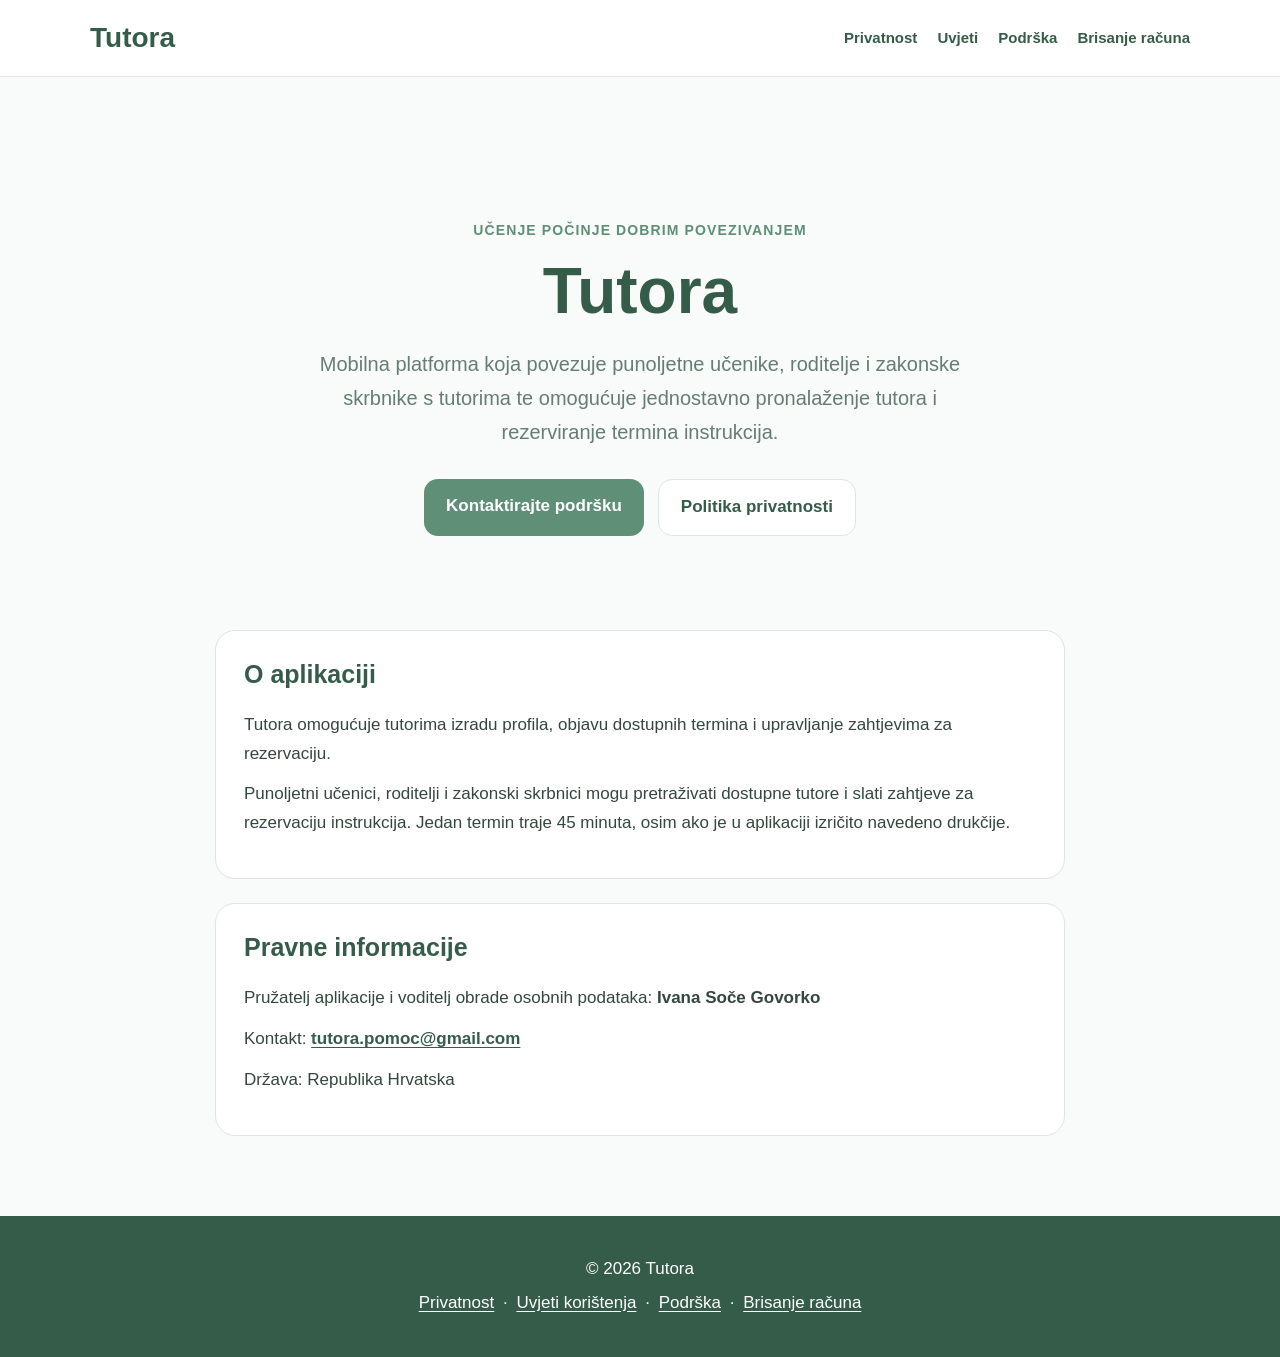
<file: index.html>
<!DOCTYPE html>
<html lang="hr">
<head>
    <meta charset="UTF-8">
    <meta name="viewport" content="width=device-width, initial-scale=1">
    <meta name="description" content="Tutora – pronađite tutora i rezervirajte termine instrukcija.">
    <title>Tutora</title>
    <link rel="stylesheet" href="style.css">
</head>

<body>
    <a class="skip-link" href="#sadrzaj">Prijeđi na sadržaj</a>

    <header>
        <div class="header-content">
            <a class="brand" href="index.html" aria-current="page">Tutora</a>

            <nav aria-label="Glavna navigacija">
                <a href="privacy.html">Privatnost</a>
                <a href="terms.html">Uvjeti</a>
                <a href="support.html">Podrška</a>
                <a href="delete-account.html">Brisanje računa</a>
            </nav>
        </div>
    </header>

    <main id="sadrzaj">
        <section class="hero">
            <p class="eyebrow">Učenje počinje dobrim povezivanjem</p>
            <h1>Tutora</h1>

            <p>
                Mobilna platforma koja povezuje punoljetne učenike,
                roditelje i zakonske skrbnike s tutorima te omogućuje
                jednostavno pronalaženje tutora i rezerviranje termina
                instrukcija.
            </p>

            <div class="button-row">
                <a class="button" href="support.html">Kontaktirajte podršku</a>
                <a class="button secondary" href="privacy.html">Politika privatnosti</a>
            </div>
        </section>

        <section class="card">
            <h2>O aplikaciji</h2>

            <p>
                Tutora omogućuje tutorima izradu profila, objavu dostupnih
                termina i upravljanje zahtjevima za rezervaciju.
            </p>

            <p>
                Punoljetni učenici, roditelji i zakonski skrbnici mogu
                pretraživati dostupne tutore i slati zahtjeve za rezervaciju
                instrukcija. Jedan termin traje 45 minuta, osim ako je u
                aplikaciji izričito navedeno drukčije.
            </p>
        </section>

        <section class="card">
            <h2>Pravne informacije</h2>

            <p>
                Pružatelj aplikacije i voditelj obrade osobnih podataka:
                <strong>Ivana Soče Govorko</strong>
            </p>

            <p>
                Kontakt:
                <a class="contact-link" href="mailto:tutora.pomoc@gmail.com">
                    tutora.pomoc@gmail.com
                </a>
            </p>

            <p>Država: Republika Hrvatska</p>
        </section>
    </main>

    <footer>
        <p>© 2026 Tutora</p>
        <p>
            <a href="privacy.html">Privatnost</a>
            <span aria-hidden="true">·</span>
            <a href="terms.html">Uvjeti korištenja</a>
            <span aria-hidden="true">·</span>
            <a href="support.html">Podrška</a>
            <span aria-hidden="true">·</span>
            <a href="delete-account.html">Brisanje računa</a>
        </p>
    </footer>
</body>
</html>
</file>
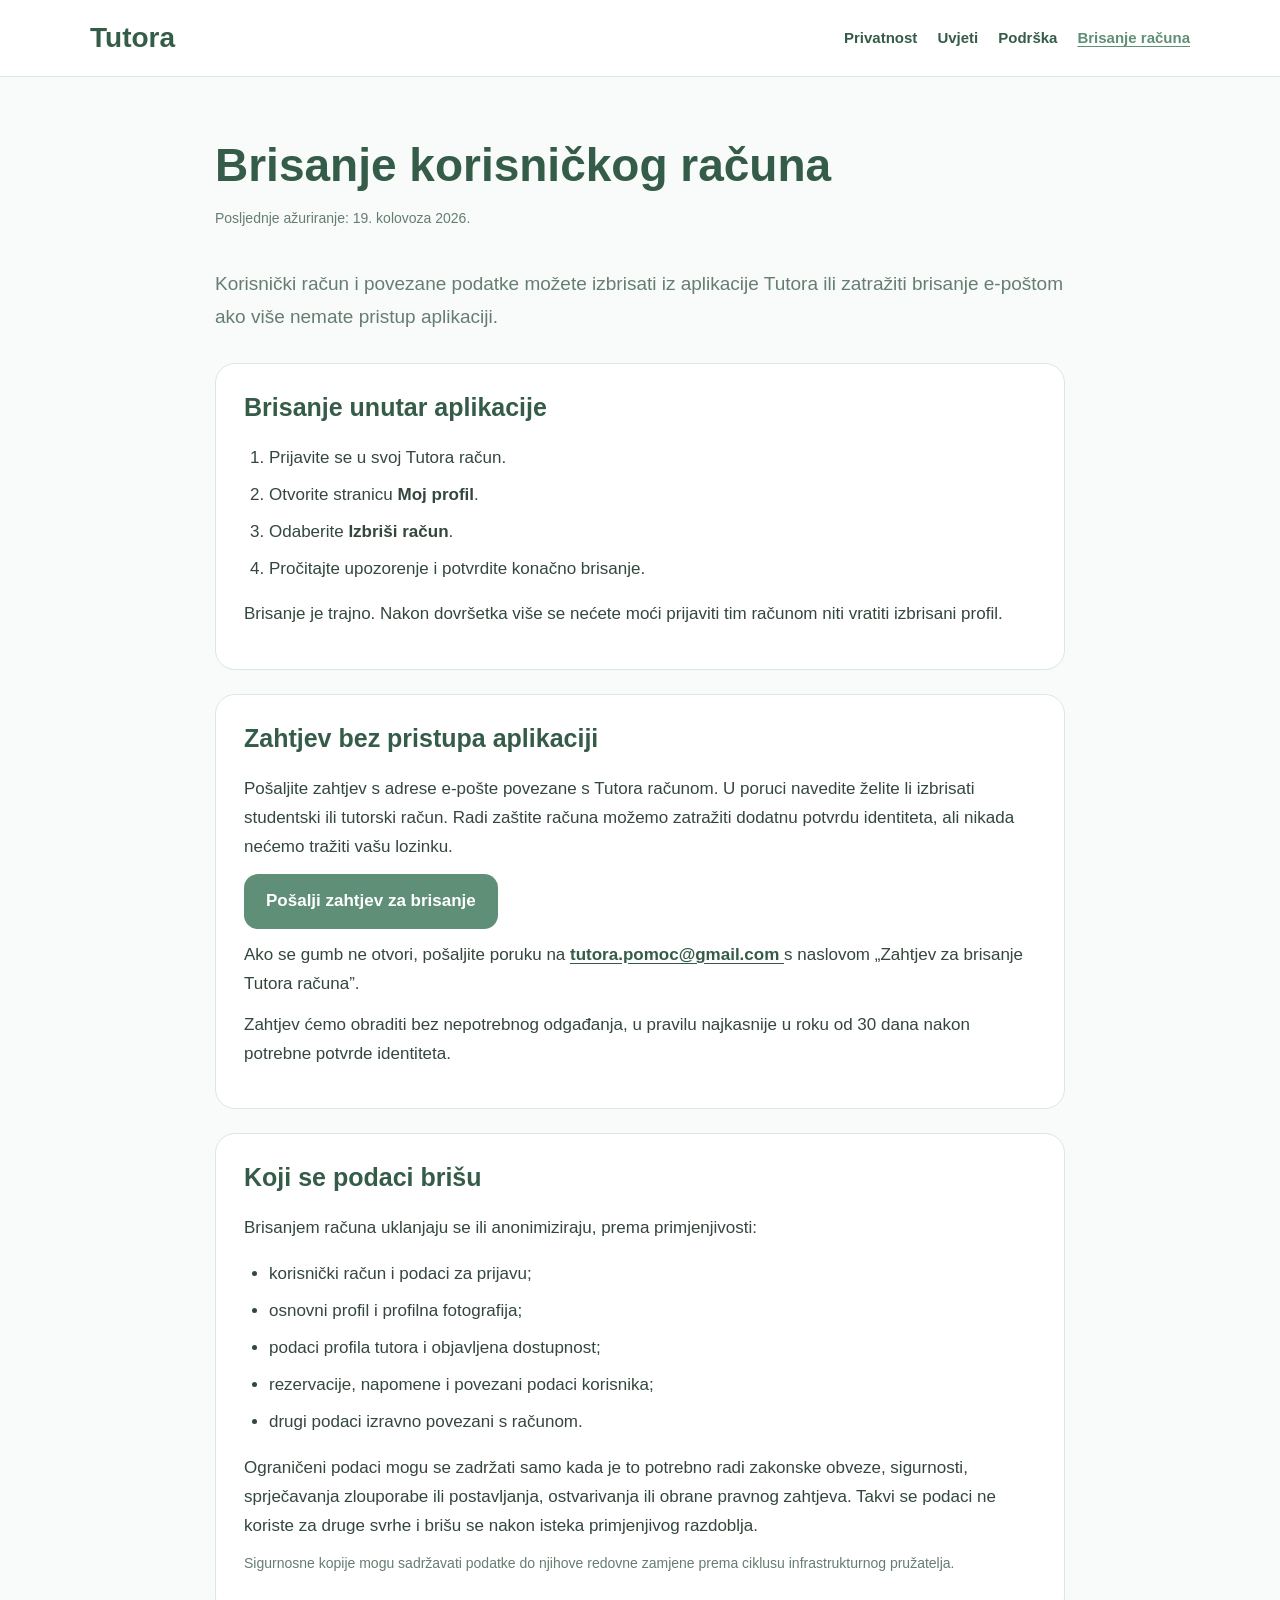
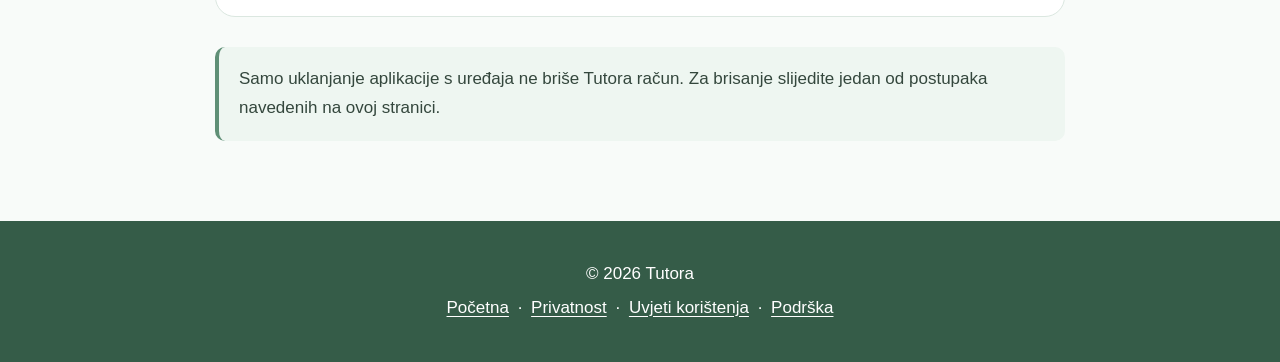
<file: delete-account.html>
<!DOCTYPE html>
<html lang="hr">
<head>
    <meta charset="UTF-8">
    <meta name="viewport" content="width=device-width, initial-scale=1">
    <meta name="description" content="Upute za brisanje korisničkog računa i podataka u aplikaciji Tutora.">
    <title>Brisanje računa – Tutora</title>
    <link rel="stylesheet" href="style.css">
</head>

<body>
    <a class="skip-link" href="#sadrzaj">Prijeđi na sadržaj</a>

    <header>
        <div class="header-content">
            <a class="brand" href="index.html">Tutora</a>

            <nav aria-label="Glavna navigacija">
                <a href="privacy.html">Privatnost</a>
                <a href="terms.html">Uvjeti</a>
                <a href="support.html">Podrška</a>
                <a href="delete-account.html" aria-current="page">Brisanje računa</a>
            </nav>
        </div>
    </header>

    <main id="sadrzaj">
        <h1>Brisanje korisničkog računa</h1>

        <p class="updated">Posljednje ažuriranje: 19. kolovoza 2026.</p>

        <p class="lead">
            Korisnički račun i povezane podatke možete izbrisati iz aplikacije
            Tutora ili zatražiti brisanje e-poštom ako više nemate pristup
            aplikaciji.
        </p>

        <section class="card">
            <h2>Brisanje unutar aplikacije</h2>

            <ol>
                <li>Prijavite se u svoj Tutora račun.</li>
                <li>Otvorite stranicu <strong>Moj profil</strong>.</li>
                <li>Odaberite <strong>Izbriši račun</strong>.</li>
                <li>Pročitajte upozorenje i potvrdite konačno brisanje.</li>
            </ol>

            <p>
                Brisanje je trajno. Nakon dovršetka više se nećete moći prijaviti
                tim računom niti vratiti izbrisani profil.
            </p>
        </section>

        <section class="card">
            <h2>Zahtjev bez pristupa aplikaciji</h2>

            <p>
                Pošaljite zahtjev s adrese e-pošte povezane s Tutora računom.
                U poruci navedite želite li izbrisati studentski ili tutorski
                račun. Radi zaštite računa možemo zatražiti dodatnu potvrdu
                identiteta, ali nikada nećemo tražiti vašu lozinku.
            </p>

            <p>
                <a
                    class="button"
                    href="mailto:tutora.pomoc@gmail.com?subject=Zahtjev%20za%20brisanje%20Tutora%20racuna&amp;body=Molim%20brisanje%20mojeg%20Tutora%20racuna.%0A%0AVrsta%20racuna%20(student%20ili%20tutor):%20%0AAdresa%20e-poste%20racuna:%20"
                >
                    Pošalji zahtjev za brisanje
                </a>
            </p>

            <p>
                Ako se gumb ne otvori, pošaljite poruku na
                <a class="contact-link" href="mailto:tutora.pomoc@gmail.com">
                    tutora.pomoc@gmail.com
                </a>
                s naslovom „Zahtjev za brisanje Tutora računa”.
            </p>

            <p>
                Zahtjev ćemo obraditi bez nepotrebnog odgađanja, u pravilu
                najkasnije u roku od 30 dana nakon potrebne potvrde identiteta.
            </p>
        </section>

        <section class="card">
            <h2>Koji se podaci brišu</h2>

            <p>Brisanjem računa uklanjaju se ili anonimiziraju, prema primjenjivosti:</p>

            <ul>
                <li>korisnički račun i podaci za prijavu;</li>
                <li>osnovni profil i profilna fotografija;</li>
                <li>podaci profila tutora i objavljena dostupnost;</li>
                <li>rezervacije, napomene i povezani podaci korisnika;</li>
                <li>drugi podaci izravno povezani s računom.</li>
            </ul>

            <p>
                Ograničeni podaci mogu se zadržati samo kada je to potrebno radi
                zakonske obveze, sigurnosti, sprječavanja zlouporabe ili
                postavljanja, ostvarivanja ili obrane pravnog zahtjeva. Takvi se
                podaci ne koriste za druge svrhe i brišu se nakon isteka
                primjenjivog razdoblja.
            </p>

            <p class="small-print">
                Sigurnosne kopije mogu sadržavati podatke do njihove redovne
                zamjene prema ciklusu infrastrukturnog pružatelja.
            </p>
        </section>

        <div class="notice">
            Samo uklanjanje aplikacije s uređaja ne briše Tutora račun. Za
            brisanje slijedite jedan od postupaka navedenih na ovoj stranici.
        </div>
    </main>

    <footer>
        <p>© 2026 Tutora</p>
        <p>
            <a href="index.html">Početna</a>
            <span aria-hidden="true">·</span>
            <a href="privacy.html">Privatnost</a>
            <span aria-hidden="true">·</span>
            <a href="terms.html">Uvjeti korištenja</a>
            <span aria-hidden="true">·</span>
            <a href="support.html">Podrška</a>
        </p>
    </footer>
</body>
</html>
</file>
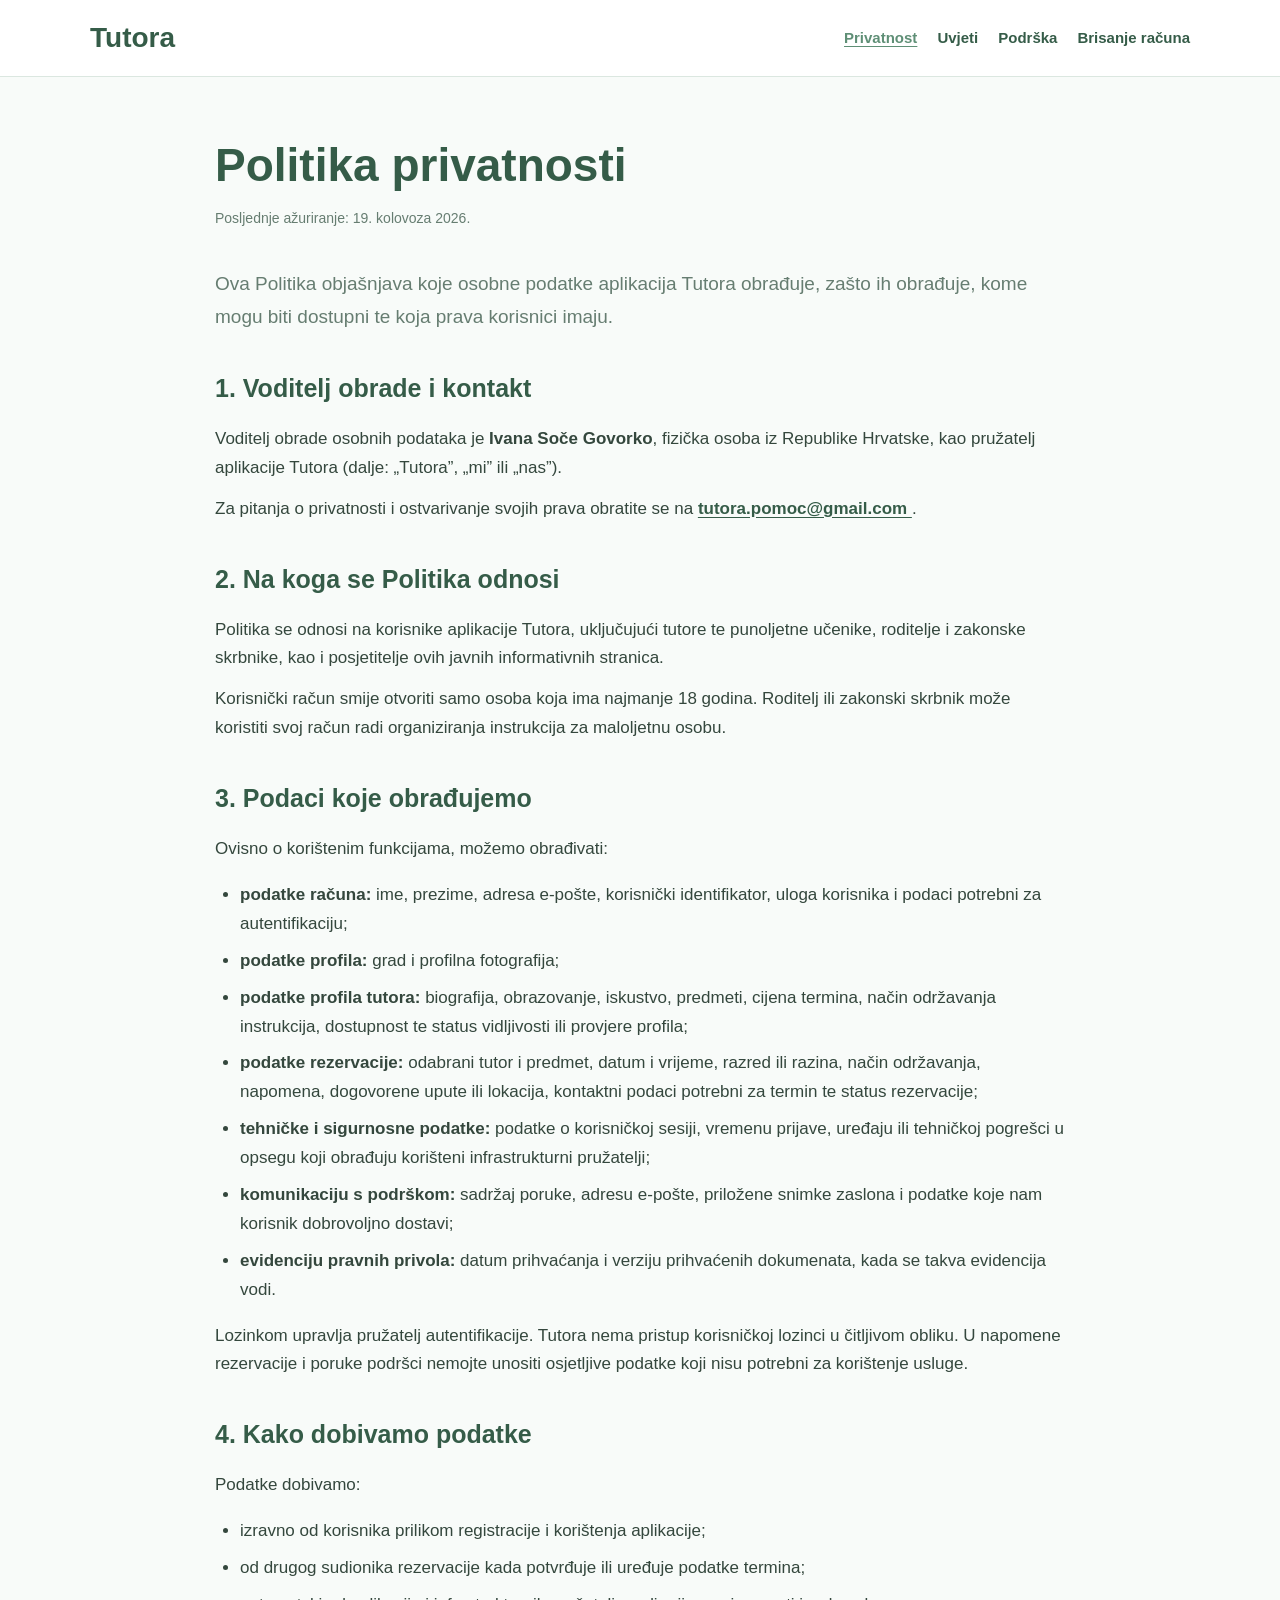
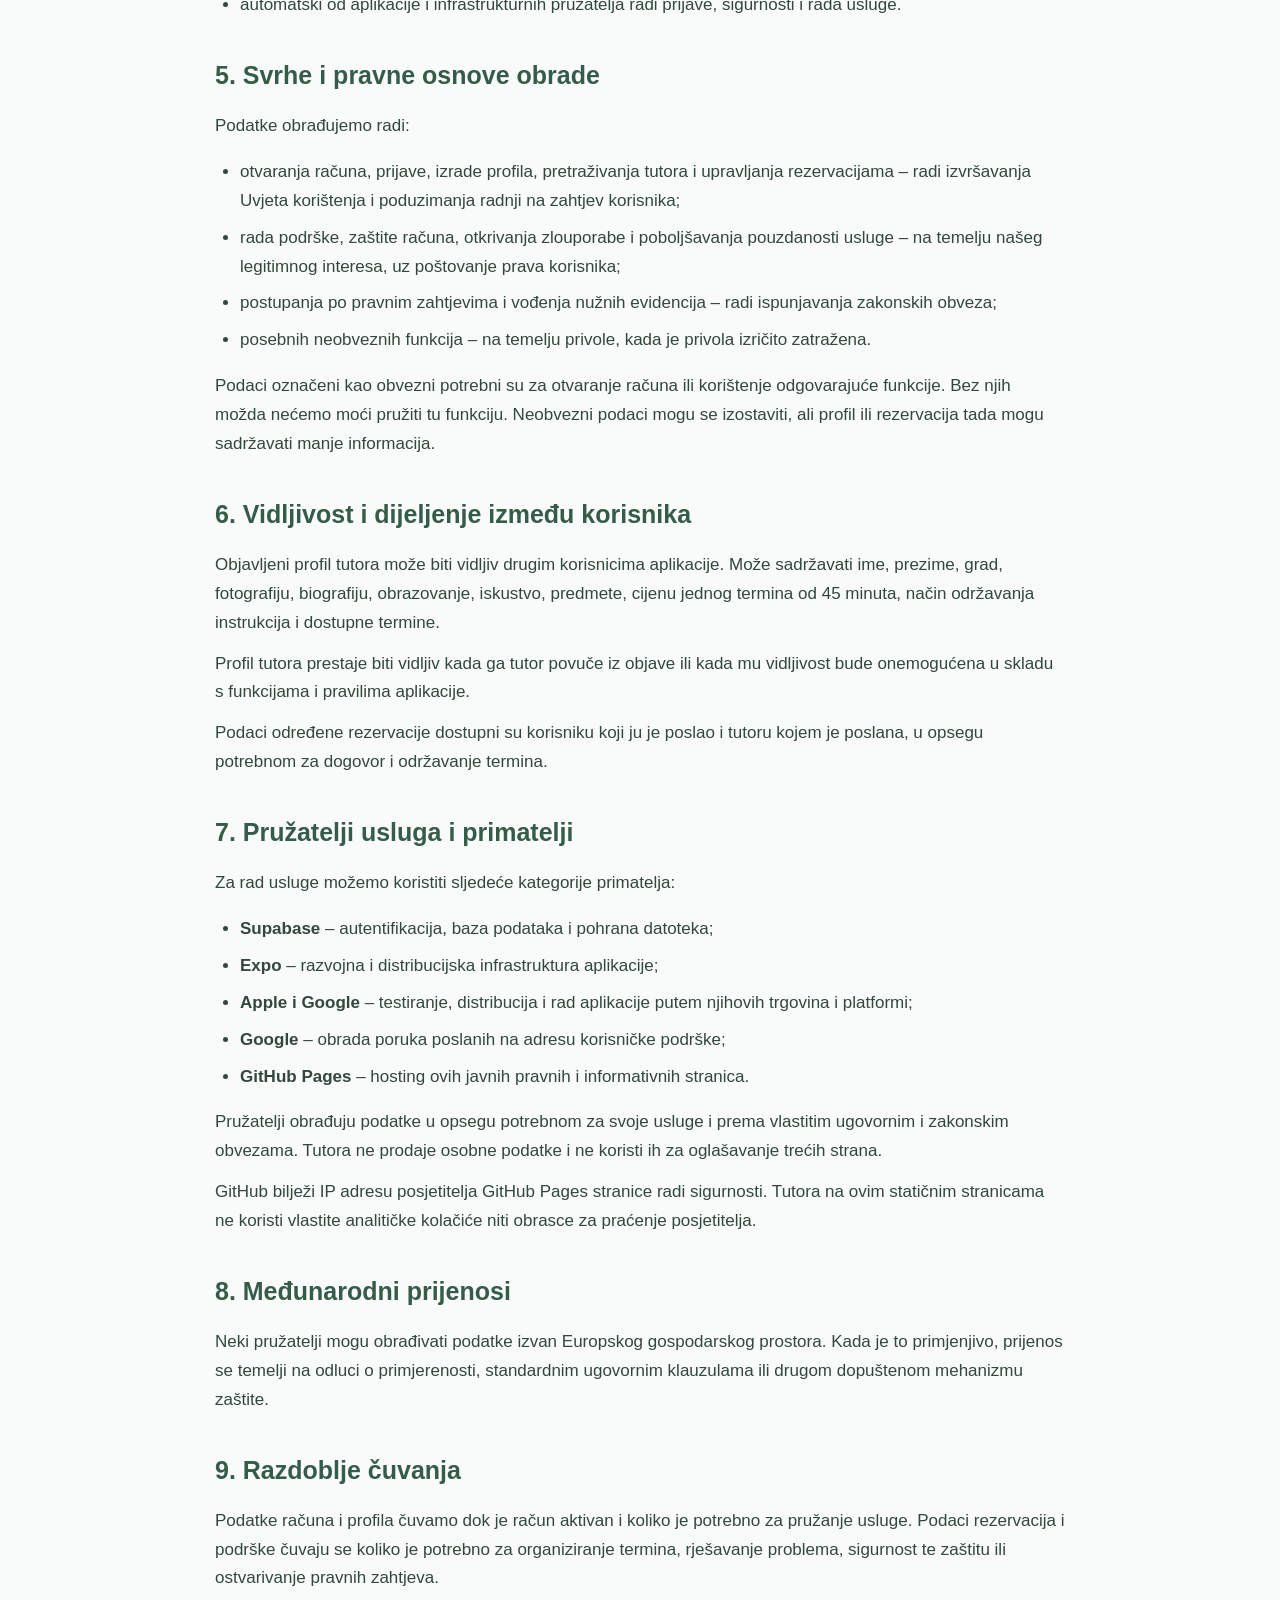
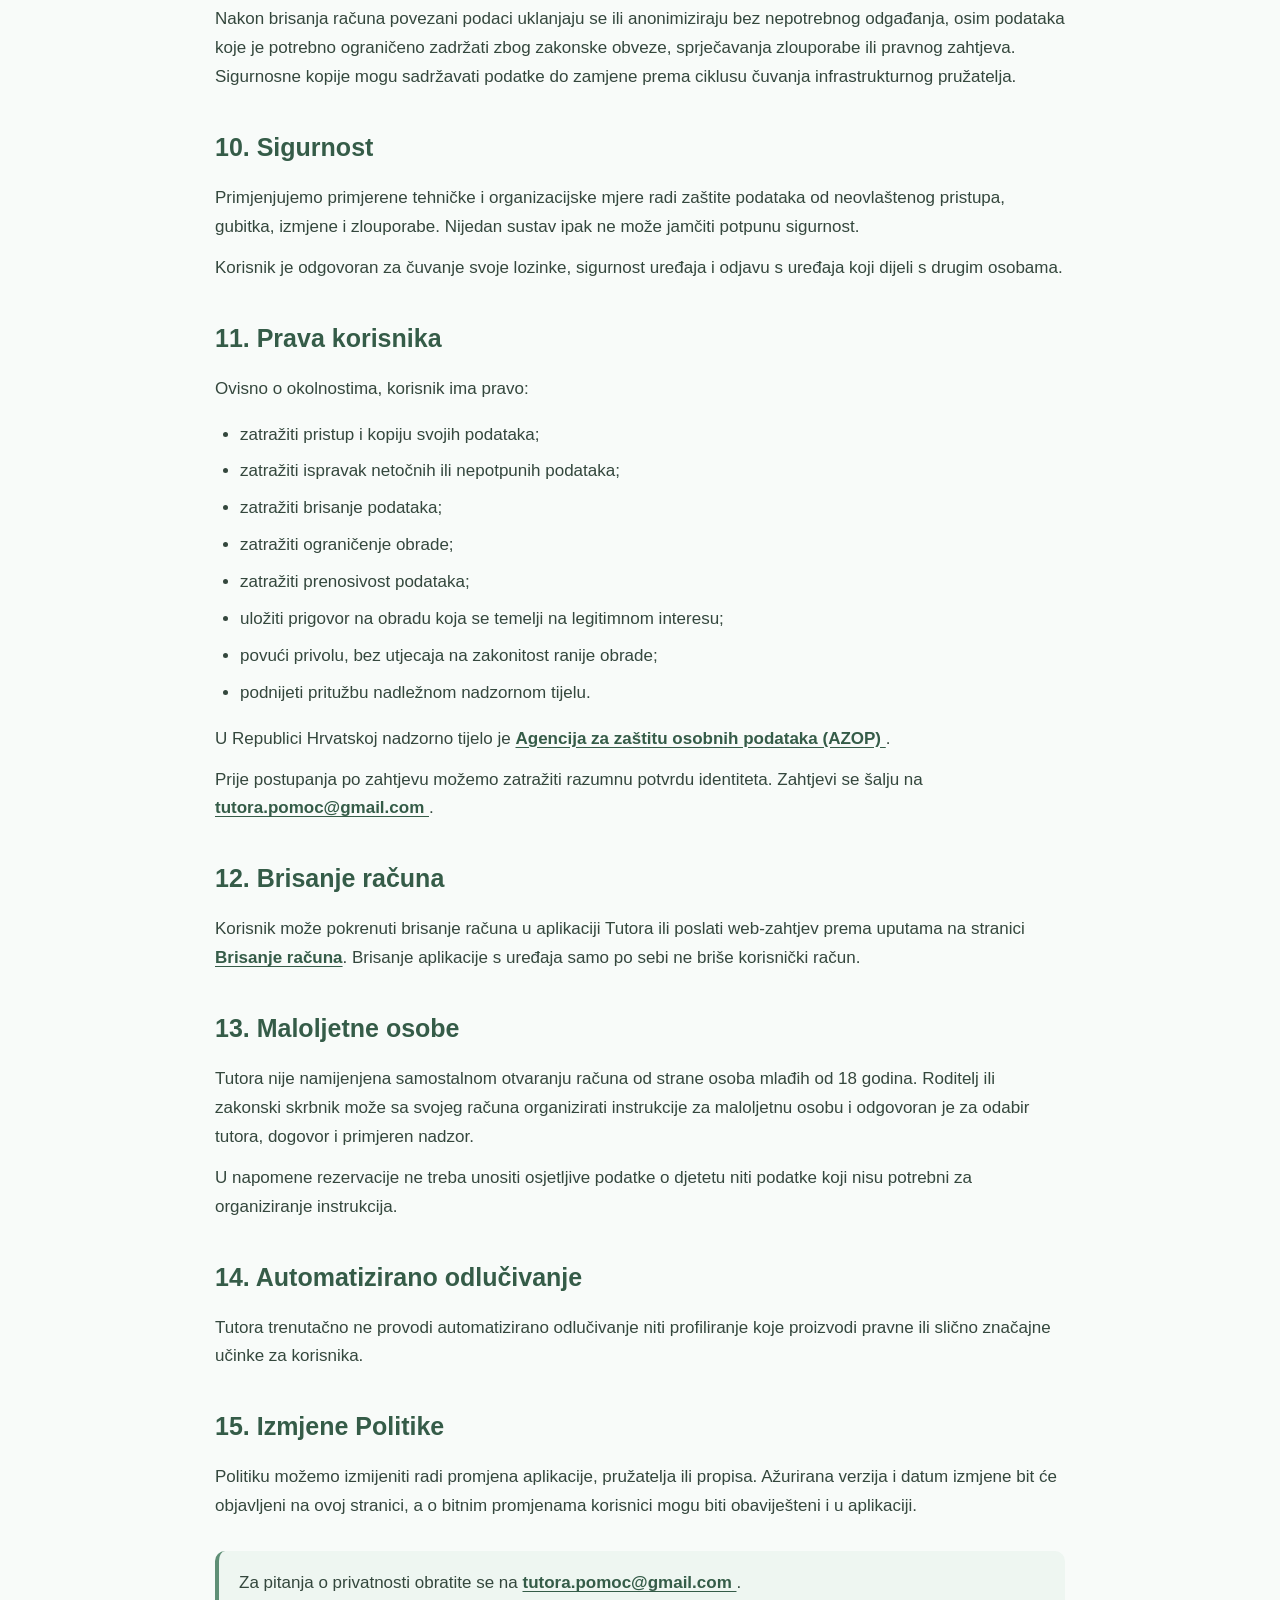
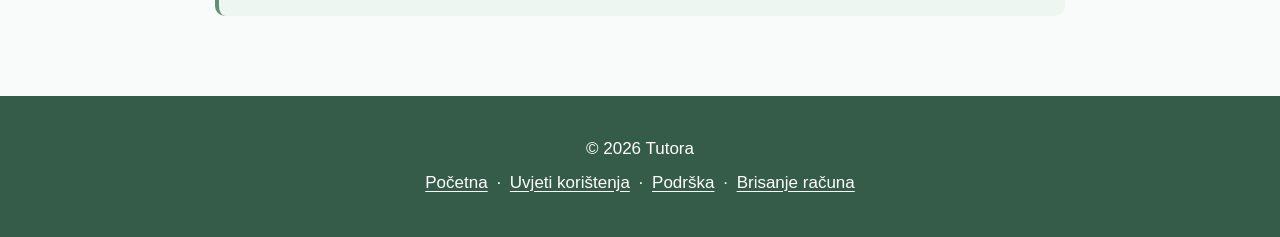
<file: privacy.html>
<!DOCTYPE html>
<html lang="hr">
<head>
    <meta charset="UTF-8">
    <meta name="viewport" content="width=device-width, initial-scale=1">
    <meta name="description" content="Politika privatnosti aplikacije Tutora.">
    <title>Politika privatnosti – Tutora</title>
    <link rel="stylesheet" href="style.css">
</head>

<body>
    <a class="skip-link" href="#sadrzaj">Prijeđi na sadržaj</a>

    <header>
        <div class="header-content">
            <a class="brand" href="index.html">Tutora</a>

            <nav aria-label="Glavna navigacija">
                <a href="privacy.html" aria-current="page">Privatnost</a>
                <a href="terms.html">Uvjeti</a>
                <a href="support.html">Podrška</a>
                <a href="delete-account.html">Brisanje računa</a>
            </nav>
        </div>
    </header>

    <main id="sadrzaj">
        <h1>Politika privatnosti</h1>

        <p class="updated">Posljednje ažuriranje: 19. kolovoza 2026.</p>

        <p class="lead">
            Ova Politika objašnjava koje osobne podatke aplikacija Tutora
            obrađuje, zašto ih obrađuje, kome mogu biti dostupni te koja prava
            korisnici imaju.
        </p>

        <h2>1. Voditelj obrade i kontakt</h2>

        <p>
            Voditelj obrade osobnih podataka je
            <strong>Ivana Soče Govorko</strong>, fizička osoba iz Republike
            Hrvatske, kao pružatelj aplikacije Tutora (dalje: „Tutora”, „mi” ili
            „nas”).
        </p>

        <p>
            Za pitanja o privatnosti i ostvarivanje svojih prava obratite se na
            <a class="contact-link" href="mailto:tutora.pomoc@gmail.com">
                tutora.pomoc@gmail.com
            </a>.
        </p>

        <h2>2. Na koga se Politika odnosi</h2>

        <p>
            Politika se odnosi na korisnike aplikacije Tutora, uključujući
            tutore te punoljetne učenike, roditelje i zakonske skrbnike, kao i
            posjetitelje ovih javnih informativnih stranica.
        </p>

        <p>
            Korisnički račun smije otvoriti samo osoba koja ima najmanje 18
            godina. Roditelj ili zakonski skrbnik može koristiti svoj račun radi
            organiziranja instrukcija za maloljetnu osobu.
        </p>

        <h2>3. Podaci koje obrađujemo</h2>

        <p>Ovisno o korištenim funkcijama, možemo obrađivati:</p>

        <ul>
            <li>
                <strong>podatke računa:</strong> ime, prezime, adresa e-pošte,
                korisnički identifikator, uloga korisnika i podaci potrebni za
                autentifikaciju;
            </li>
            <li>
                <strong>podatke profila:</strong> grad i profilna fotografija;
            </li>
            <li>
                <strong>podatke profila tutora:</strong> biografija,
                obrazovanje, iskustvo, predmeti, cijena termina, način
                održavanja instrukcija, dostupnost te status vidljivosti ili
                provjere profila;
            </li>
            <li>
                <strong>podatke rezervacije:</strong> odabrani tutor i predmet,
                datum i vrijeme, razred ili razina, način održavanja, napomena,
                dogovorene upute ili lokacija, kontaktni podaci potrebni za
                termin te status rezervacije;
            </li>
            <li>
                <strong>tehničke i sigurnosne podatke:</strong> podatke o
                korisničkoj sesiji, vremenu prijave, uređaju ili tehničkoj
                pogrešci u opsegu koji obrađuju korišteni infrastrukturni
                pružatelji;
            </li>
            <li>
                <strong>komunikaciju s podrškom:</strong> sadržaj poruke,
                adresu e-pošte, priložene snimke zaslona i podatke koje nam
                korisnik dobrovoljno dostavi;
            </li>
            <li>
                <strong>evidenciju pravnih privola:</strong> datum prihvaćanja
                i verziju prihvaćenih dokumenata, kada se takva evidencija
                vodi.
            </li>
        </ul>

        <p>
            Lozinkom upravlja pružatelj autentifikacije. Tutora nema pristup
            korisničkoj lozinci u čitljivom obliku. U napomene rezervacije i
            poruke podršci nemojte unositi osjetljive podatke koji nisu potrebni
            za korištenje usluge.
        </p>

        <h2>4. Kako dobivamo podatke</h2>

        <p>Podatke dobivamo:</p>

        <ul>
            <li>izravno od korisnika prilikom registracije i korištenja aplikacije;</li>
            <li>od drugog sudionika rezervacije kada potvrđuje ili uređuje podatke termina;</li>
            <li>automatski od aplikacije i infrastrukturnih pružatelja radi prijave, sigurnosti i rada usluge.</li>
        </ul>

        <h2>5. Svrhe i pravne osnove obrade</h2>

        <p>Podatke obrađujemo radi:</p>

        <ul>
            <li>
                otvaranja računa, prijave, izrade profila, pretraživanja tutora
                i upravljanja rezervacijama – radi izvršavanja Uvjeta korištenja
                i poduzimanja radnji na zahtjev korisnika;
            </li>
            <li>
                rada podrške, zaštite računa, otkrivanja zlouporabe i
                poboljšavanja pouzdanosti usluge – na temelju našeg legitimnog
                interesa, uz poštovanje prava korisnika;
            </li>
            <li>
                postupanja po pravnim zahtjevima i vođenja nužnih evidencija –
                radi ispunjavanja zakonskih obveza;
            </li>
            <li>
                posebnih neobveznih funkcija – na temelju privole, kada je
                privola izričito zatražena.
            </li>
        </ul>

        <p>
            Podaci označeni kao obvezni potrebni su za otvaranje računa ili
            korištenje odgovarajuće funkcije. Bez njih možda nećemo moći pružiti
            tu funkciju. Neobvezni podaci mogu se izostaviti, ali profil ili
            rezervacija tada mogu sadržavati manje informacija.
        </p>

        <h2>6. Vidljivost i dijeljenje između korisnika</h2>

        <p>
            Objavljeni profil tutora može biti vidljiv drugim korisnicima
            aplikacije. Može sadržavati ime, prezime, grad, fotografiju,
            biografiju, obrazovanje, iskustvo, predmete, cijenu jednog termina
            od 45 minuta, način održavanja instrukcija i dostupne termine.
        </p>

        <p>
            Profil tutora prestaje biti vidljiv kada ga tutor povuče iz objave
            ili kada mu vidljivost bude onemogućena u skladu s funkcijama i
            pravilima aplikacije.
        </p>

        <p>
            Podaci određene rezervacije dostupni su korisniku koji ju je poslao
            i tutoru kojem je poslana, u opsegu potrebnom za dogovor i održavanje
            termina.
        </p>

        <h2>7. Pružatelji usluga i primatelji</h2>

        <p>Za rad usluge možemo koristiti sljedeće kategorije primatelja:</p>

        <ul>
            <li>
                <strong>Supabase</strong> – autentifikacija, baza podataka i
                pohrana datoteka;
            </li>
            <li>
                <strong>Expo</strong> – razvojna i distribucijska
                infrastruktura aplikacije;
            </li>
            <li>
                <strong>Apple i Google</strong> – testiranje, distribucija i
                rad aplikacije putem njihovih trgovina i platformi;
            </li>
            <li>
                <strong>Google</strong> – obrada poruka poslanih na adresu
                korisničke podrške;
            </li>
            <li>
                <strong>GitHub Pages</strong> – hosting ovih javnih pravnih i
                informativnih stranica.
            </li>
        </ul>

        <p>
            Pružatelji obrađuju podatke u opsegu potrebnom za svoje usluge i
            prema vlastitim ugovornim i zakonskim obvezama. Tutora ne prodaje
            osobne podatke i ne koristi ih za oglašavanje trećih strana.
        </p>

        <p>
            GitHub bilježi IP adresu posjetitelja GitHub Pages stranice radi
            sigurnosti. Tutora na ovim statičnim stranicama ne koristi vlastite
            analitičke kolačiće niti obrasce za praćenje posjetitelja.
        </p>

        <h2>8. Međunarodni prijenosi</h2>

        <p>
            Neki pružatelji mogu obrađivati podatke izvan Europskog gospodarskog
            prostora. Kada je to primjenjivo, prijenos se temelji na odluci o
            primjerenosti, standardnim ugovornim klauzulama ili drugom
            dopuštenom mehanizmu zaštite.
        </p>

        <h2>9. Razdoblje čuvanja</h2>

        <p>
            Podatke računa i profila čuvamo dok je račun aktivan i koliko je
            potrebno za pružanje usluge. Podaci rezervacija i podrške čuvaju se
            koliko je potrebno za organiziranje termina, rješavanje problema,
            sigurnost te zaštitu ili ostvarivanje pravnih zahtjeva.
        </p>

        <p>
            Nakon brisanja računa povezani podaci uklanjaju se ili anonimiziraju
            bez nepotrebnog odgađanja, osim podataka koje je potrebno ograničeno
            zadržati zbog zakonske obveze, sprječavanja zlouporabe ili pravnog
            zahtjeva. Sigurnosne kopije mogu sadržavati podatke do zamjene prema
            ciklusu čuvanja infrastrukturnog pružatelja.
        </p>

        <h2>10. Sigurnost</h2>

        <p>
            Primjenjujemo primjerene tehničke i organizacijske mjere radi zaštite
            podataka od neovlaštenog pristupa, gubitka, izmjene i zlouporabe.
            Nijedan sustav ipak ne može jamčiti potpunu sigurnost.
        </p>

        <p>
            Korisnik je odgovoran za čuvanje svoje lozinke, sigurnost uređaja i
            odjavu s uređaja koji dijeli s drugim osobama.
        </p>

        <h2>11. Prava korisnika</h2>

        <p>Ovisno o okolnostima, korisnik ima pravo:</p>

        <ul>
            <li>zatražiti pristup i kopiju svojih podataka;</li>
            <li>zatražiti ispravak netočnih ili nepotpunih podataka;</li>
            <li>zatražiti brisanje podataka;</li>
            <li>zatražiti ograničenje obrade;</li>
            <li>zatražiti prenosivost podataka;</li>
            <li>uložiti prigovor na obradu koja se temelji na legitimnom interesu;</li>
            <li>povući privolu, bez utjecaja na zakonitost ranije obrade;</li>
            <li>podnijeti pritužbu nadležnom nadzornom tijelu.</li>
        </ul>

        <p>
            U Republici Hrvatskoj nadzorno tijelo je
            <a class="contact-link" href="https://azop.hr/" rel="noreferrer">
                Agencija za zaštitu osobnih podataka (AZOP)
            </a>.
        </p>

        <p>
            Prije postupanja po zahtjevu možemo zatražiti razumnu potvrdu
            identiteta. Zahtjevi se šalju na
            <a class="contact-link" href="mailto:tutora.pomoc@gmail.com">
                tutora.pomoc@gmail.com
            </a>.
        </p>

        <h2>12. Brisanje računa</h2>

        <p>
            Korisnik može pokrenuti brisanje računa u aplikaciji Tutora ili
            poslati web-zahtjev prema uputama na stranici
            <a class="contact-link" href="delete-account.html">Brisanje računa</a>.
            Brisanje aplikacije s uređaja samo po sebi ne briše korisnički račun.
        </p>

        <h2>13. Maloljetne osobe</h2>

        <p>
            Tutora nije namijenjena samostalnom otvaranju računa od strane osoba
            mlađih od 18 godina. Roditelj ili zakonski skrbnik može sa svojeg
            računa organizirati instrukcije za maloljetnu osobu i odgovoran je za
            odabir tutora, dogovor i primjeren nadzor.
        </p>

        <p>
            U napomene rezervacije ne treba unositi osjetljive podatke o djetetu
            niti podatke koji nisu potrebni za organiziranje instrukcija.
        </p>

        <h2>14. Automatizirano odlučivanje</h2>

        <p>
            Tutora trenutačno ne provodi automatizirano odlučivanje niti
            profiliranje koje proizvodi pravne ili slično značajne učinke za
            korisnika.
        </p>

        <h2>15. Izmjene Politike</h2>

        <p>
            Politiku možemo izmijeniti radi promjena aplikacije, pružatelja ili
            propisa. Ažurirana verzija i datum izmjene bit će objavljeni na ovoj
            stranici, a o bitnim promjenama korisnici mogu biti obaviješteni i u
            aplikaciji.
        </p>

        <div class="notice">
            Za pitanja o privatnosti obratite se na
            <a class="contact-link" href="mailto:tutora.pomoc@gmail.com">
                tutora.pomoc@gmail.com
            </a>.
        </div>
    </main>

    <footer>
        <p>© 2026 Tutora</p>
        <p>
            <a href="index.html">Početna</a>
            <span aria-hidden="true">·</span>
            <a href="terms.html">Uvjeti korištenja</a>
            <span aria-hidden="true">·</span>
            <a href="support.html">Podrška</a>
            <span aria-hidden="true">·</span>
            <a href="delete-account.html">Brisanje računa</a>
        </p>
    </footer>
</body>
</html>
</file>
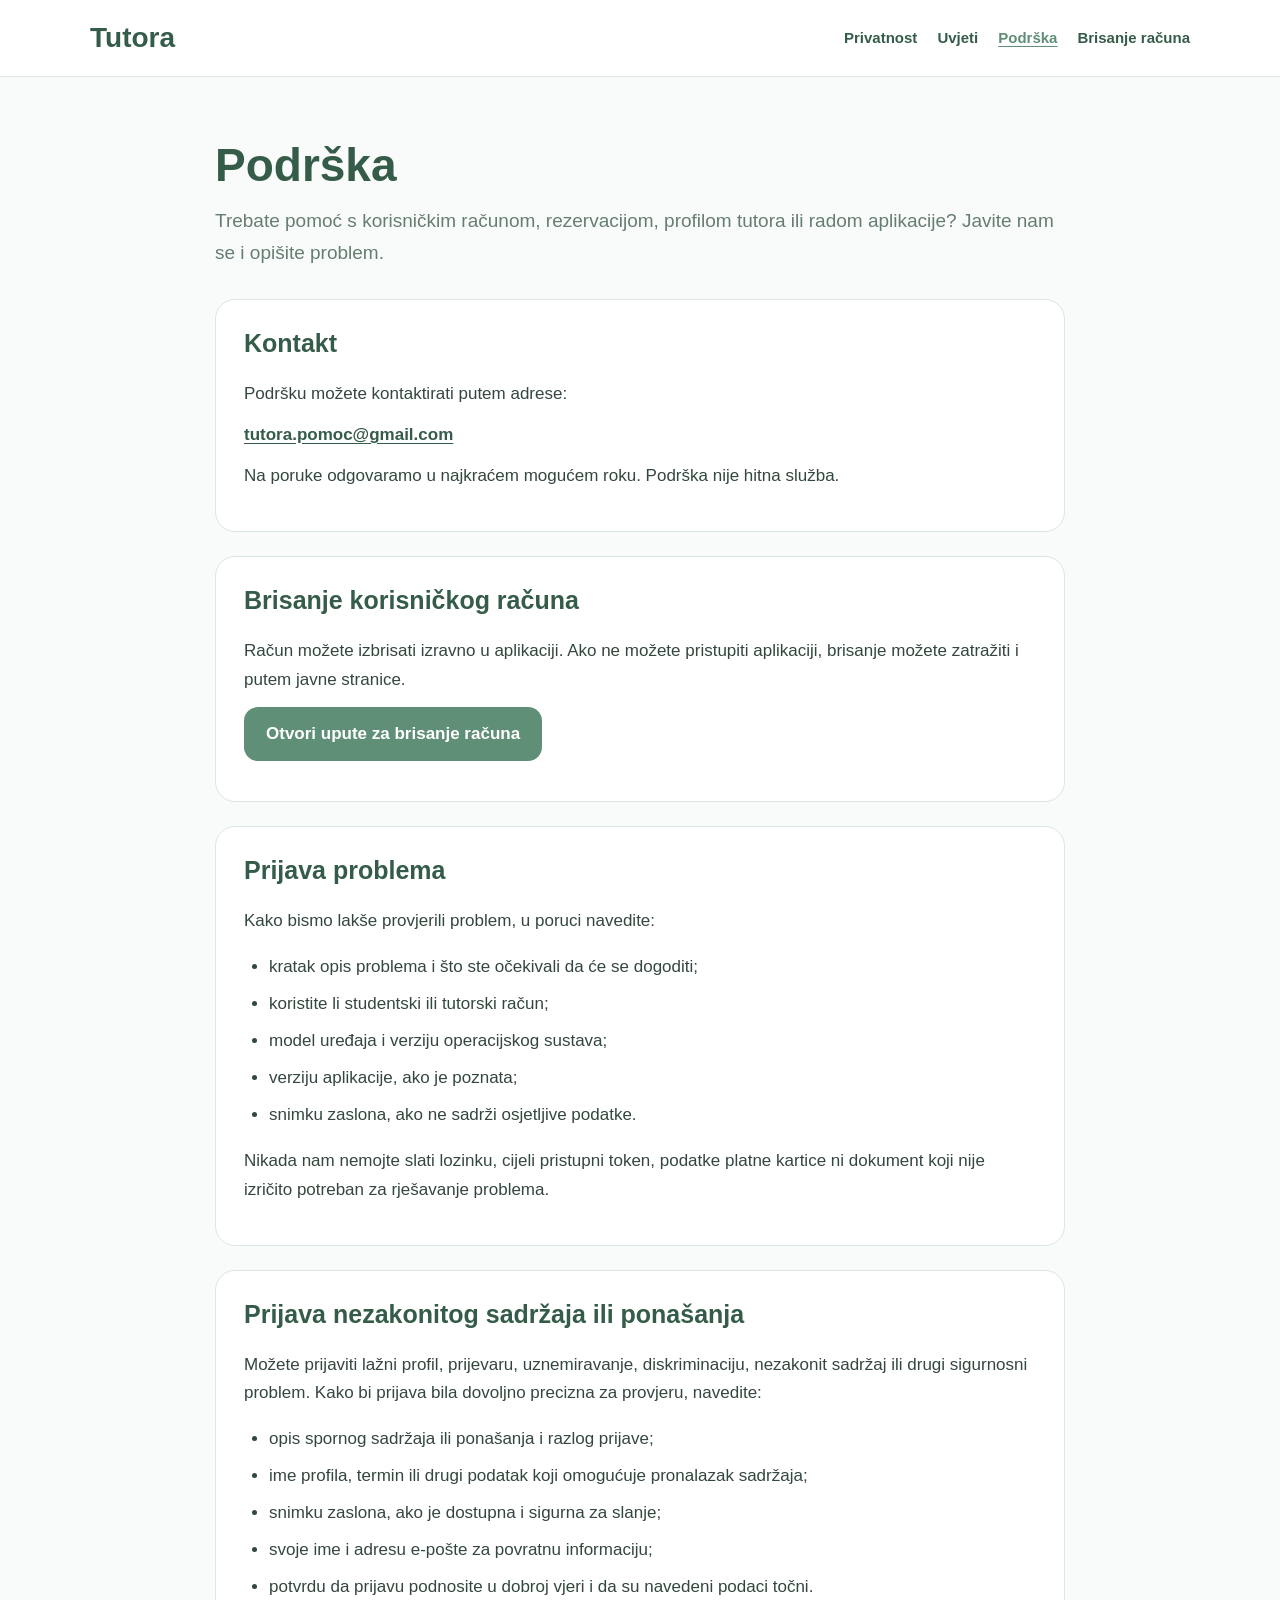
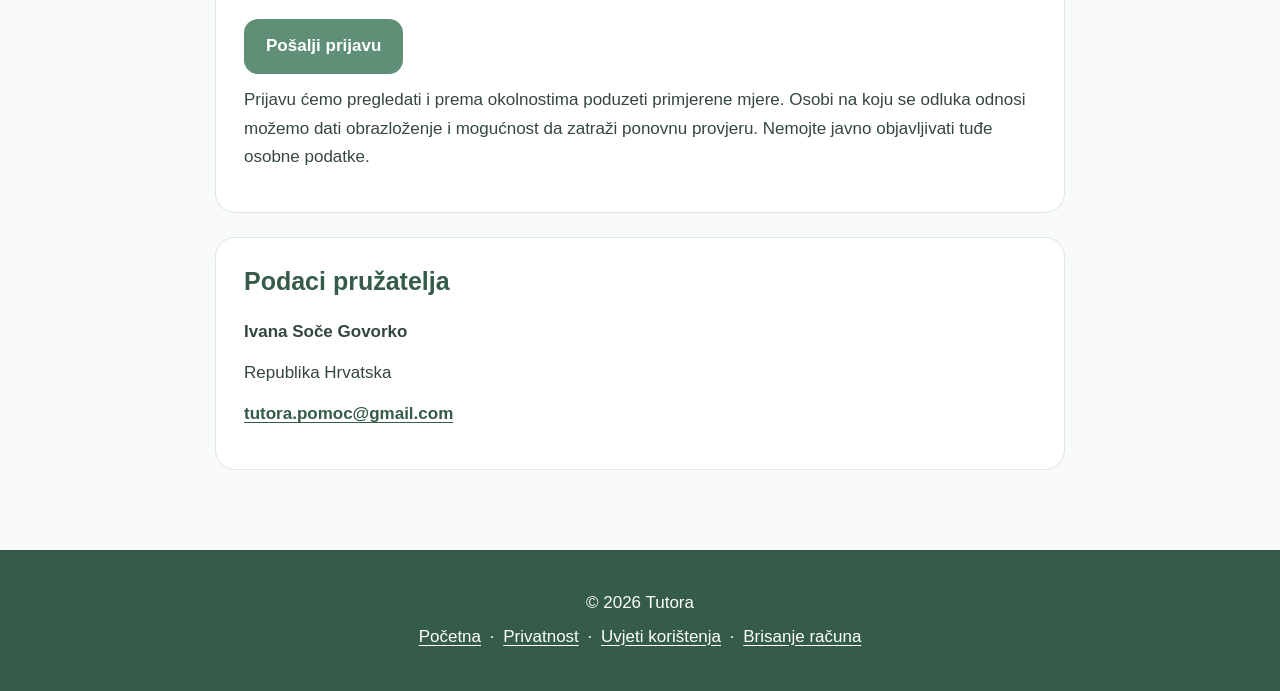
<file: support.html>
<!DOCTYPE html>
<html lang="hr">
<head>
    <meta charset="UTF-8">
    <meta name="viewport" content="width=device-width, initial-scale=1">
    <meta name="description" content="Podrška za korisnike aplikacije Tutora.">
    <title>Podrška – Tutora</title>
    <link rel="stylesheet" href="style.css">
</head>

<body>
    <a class="skip-link" href="#sadrzaj">Prijeđi na sadržaj</a>

    <header>
        <div class="header-content">
            <a class="brand" href="index.html">Tutora</a>

            <nav aria-label="Glavna navigacija">
                <a href="privacy.html">Privatnost</a>
                <a href="terms.html">Uvjeti</a>
                <a href="support.html" aria-current="page">Podrška</a>
                <a href="delete-account.html">Brisanje računa</a>
            </nav>
        </div>
    </header>

    <main id="sadrzaj">
        <h1>Podrška</h1>

        <p class="lead">
            Trebate pomoć s korisničkim računom, rezervacijom, profilom tutora
            ili radom aplikacije? Javite nam se i opišite problem.
        </p>

        <section class="card">
            <h2>Kontakt</h2>

            <p>Podršku možete kontaktirati putem adrese:</p>

            <p>
                <a class="contact-link" href="mailto:tutora.pomoc@gmail.com">
                    tutora.pomoc@gmail.com
                </a>
            </p>

            <p>
                Na poruke odgovaramo u najkraćem mogućem roku. Podrška nije
                hitna služba.
            </p>
        </section>

        <section class="card">
            <h2>Brisanje korisničkog računa</h2>

            <p>
                Račun možete izbrisati izravno u aplikaciji. Ako ne možete
                pristupiti aplikaciji, brisanje možete zatražiti i putem javne
                stranice.
            </p>

            <p>
                <a class="button" href="delete-account.html">
                    Otvori upute za brisanje računa
                </a>
            </p>
        </section>

        <section class="card">
            <h2>Prijava problema</h2>

            <p>Kako bismo lakše provjerili problem, u poruci navedite:</p>

            <ul>
                <li>kratak opis problema i što ste očekivali da će se dogoditi;</li>
                <li>koristite li studentski ili tutorski račun;</li>
                <li>model uređaja i verziju operacijskog sustava;</li>
                <li>verziju aplikacije, ako je poznata;</li>
                <li>snimku zaslona, ako ne sadrži osjetljive podatke.</li>
            </ul>

            <p>
                Nikada nam nemojte slati lozinku, cijeli pristupni token, podatke
                platne kartice ni dokument koji nije izričito potreban za
                rješavanje problema.
            </p>
        </section>

        <section class="card" id="prijava-sadrzaja">
            <h2>Prijava nezakonitog sadržaja ili ponašanja</h2>

            <p>
                Možete prijaviti lažni profil, prijevaru, uznemiravanje,
                diskriminaciju, nezakonit sadržaj ili drugi sigurnosni problem.
                Kako bi prijava bila dovoljno precizna za provjeru, navedite:
            </p>

            <ul>
                <li>opis spornog sadržaja ili ponašanja i razlog prijave;</li>
                <li>ime profila, termin ili drugi podatak koji omogućuje pronalazak sadržaja;</li>
                <li>snimku zaslona, ako je dostupna i sigurna za slanje;</li>
                <li>svoje ime i adresu e-pošte za povratnu informaciju;</li>
                <li>potvrdu da prijavu podnosite u dobroj vjeri i da su navedeni podaci točni.</li>
            </ul>

            <p>
                <a
                    class="button"
                    href="mailto:tutora.pomoc@gmail.com?subject=Prijava%20sadrzaja%20ili%20sigurnosnog%20problema"
                >
                    Pošalji prijavu
                </a>
            </p>

            <p>
                Prijavu ćemo pregledati i prema okolnostima poduzeti primjerene
                mjere. Osobi na koju se odluka odnosi možemo dati obrazloženje i
                mogućnost da zatraži ponovnu provjeru. Nemojte javno objavljivati
                tuđe osobne podatke.
            </p>
        </section>

        <section class="card">
            <h2>Podaci pružatelja</h2>

            <p><strong>Ivana Soče Govorko</strong></p>
            <p>Republika Hrvatska</p>
            <p>
                <a class="contact-link" href="mailto:tutora.pomoc@gmail.com">
                    tutora.pomoc@gmail.com
                </a>
            </p>
        </section>
    </main>

    <footer>
        <p>© 2026 Tutora</p>
        <p>
            <a href="index.html">Početna</a>
            <span aria-hidden="true">·</span>
            <a href="privacy.html">Privatnost</a>
            <span aria-hidden="true">·</span>
            <a href="terms.html">Uvjeti korištenja</a>
            <span aria-hidden="true">·</span>
            <a href="delete-account.html">Brisanje računa</a>
        </p>
    </footer>
</body>
</html>
</file>
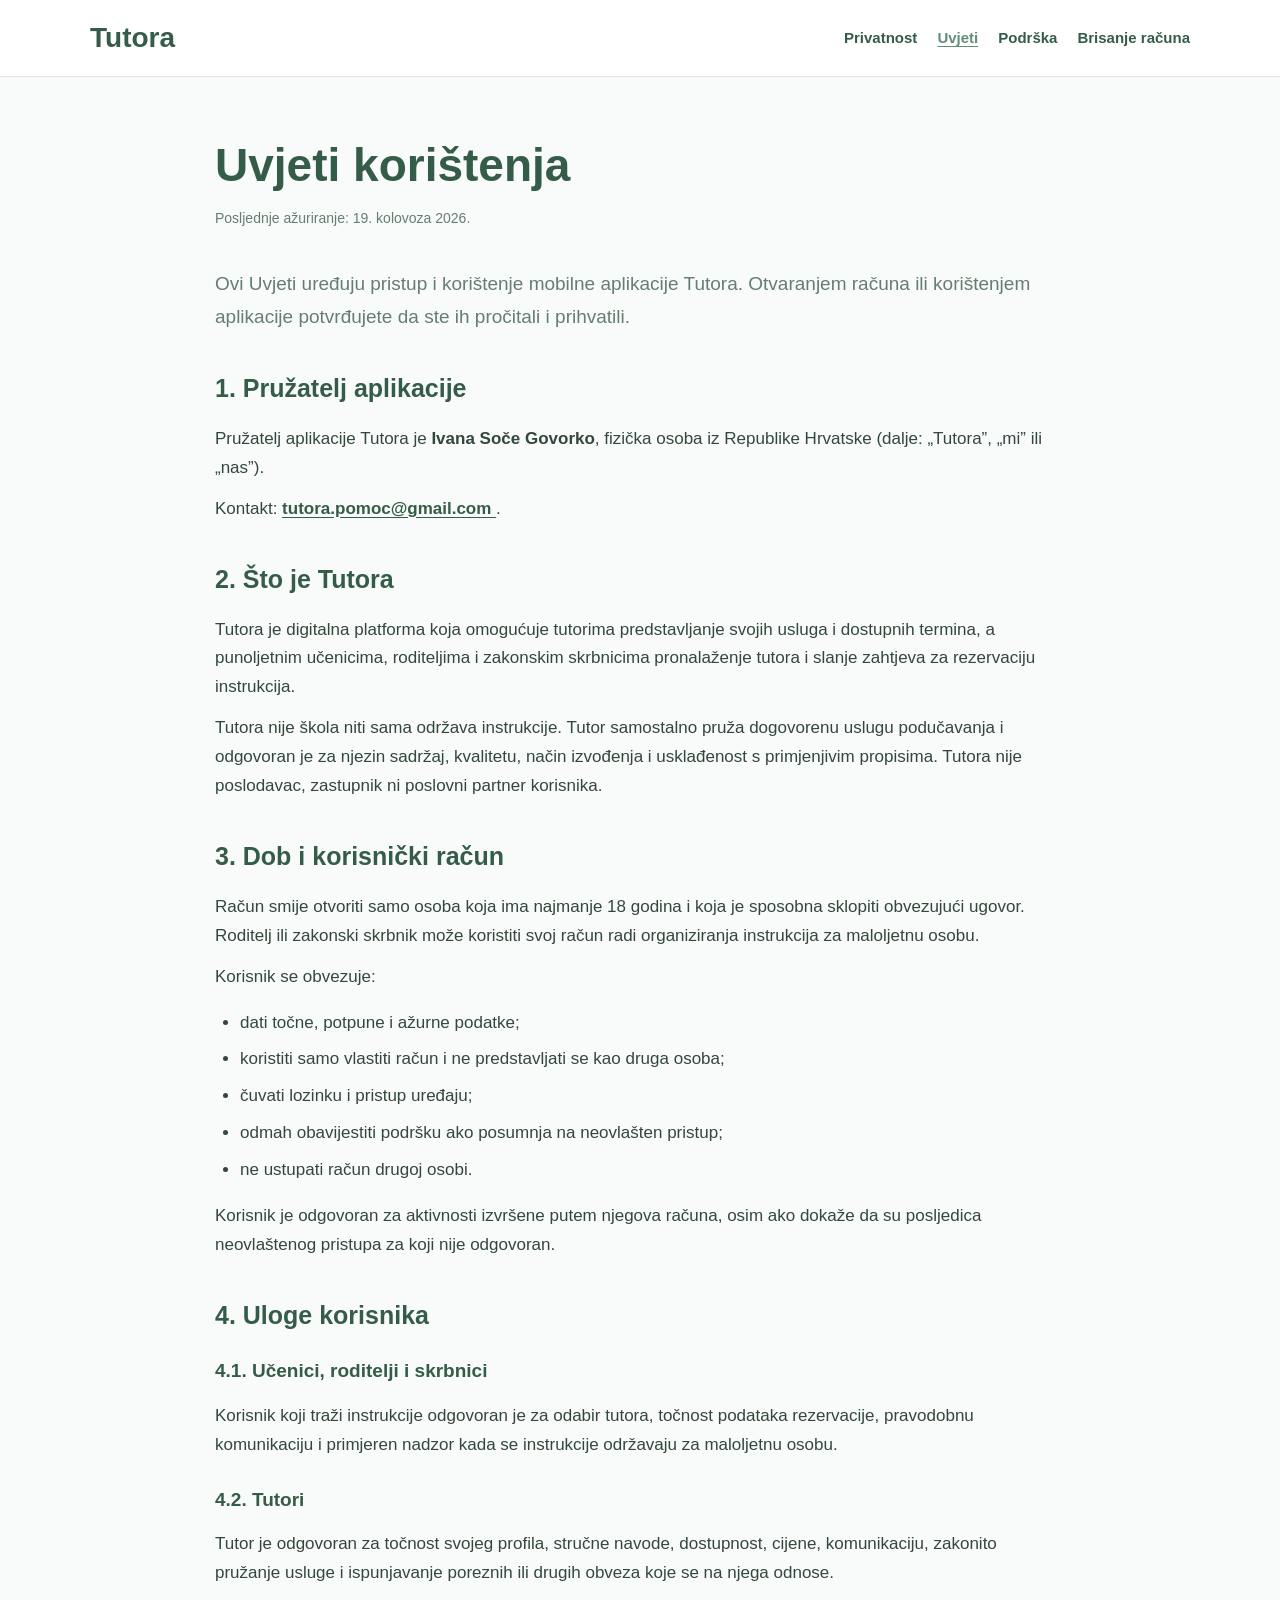
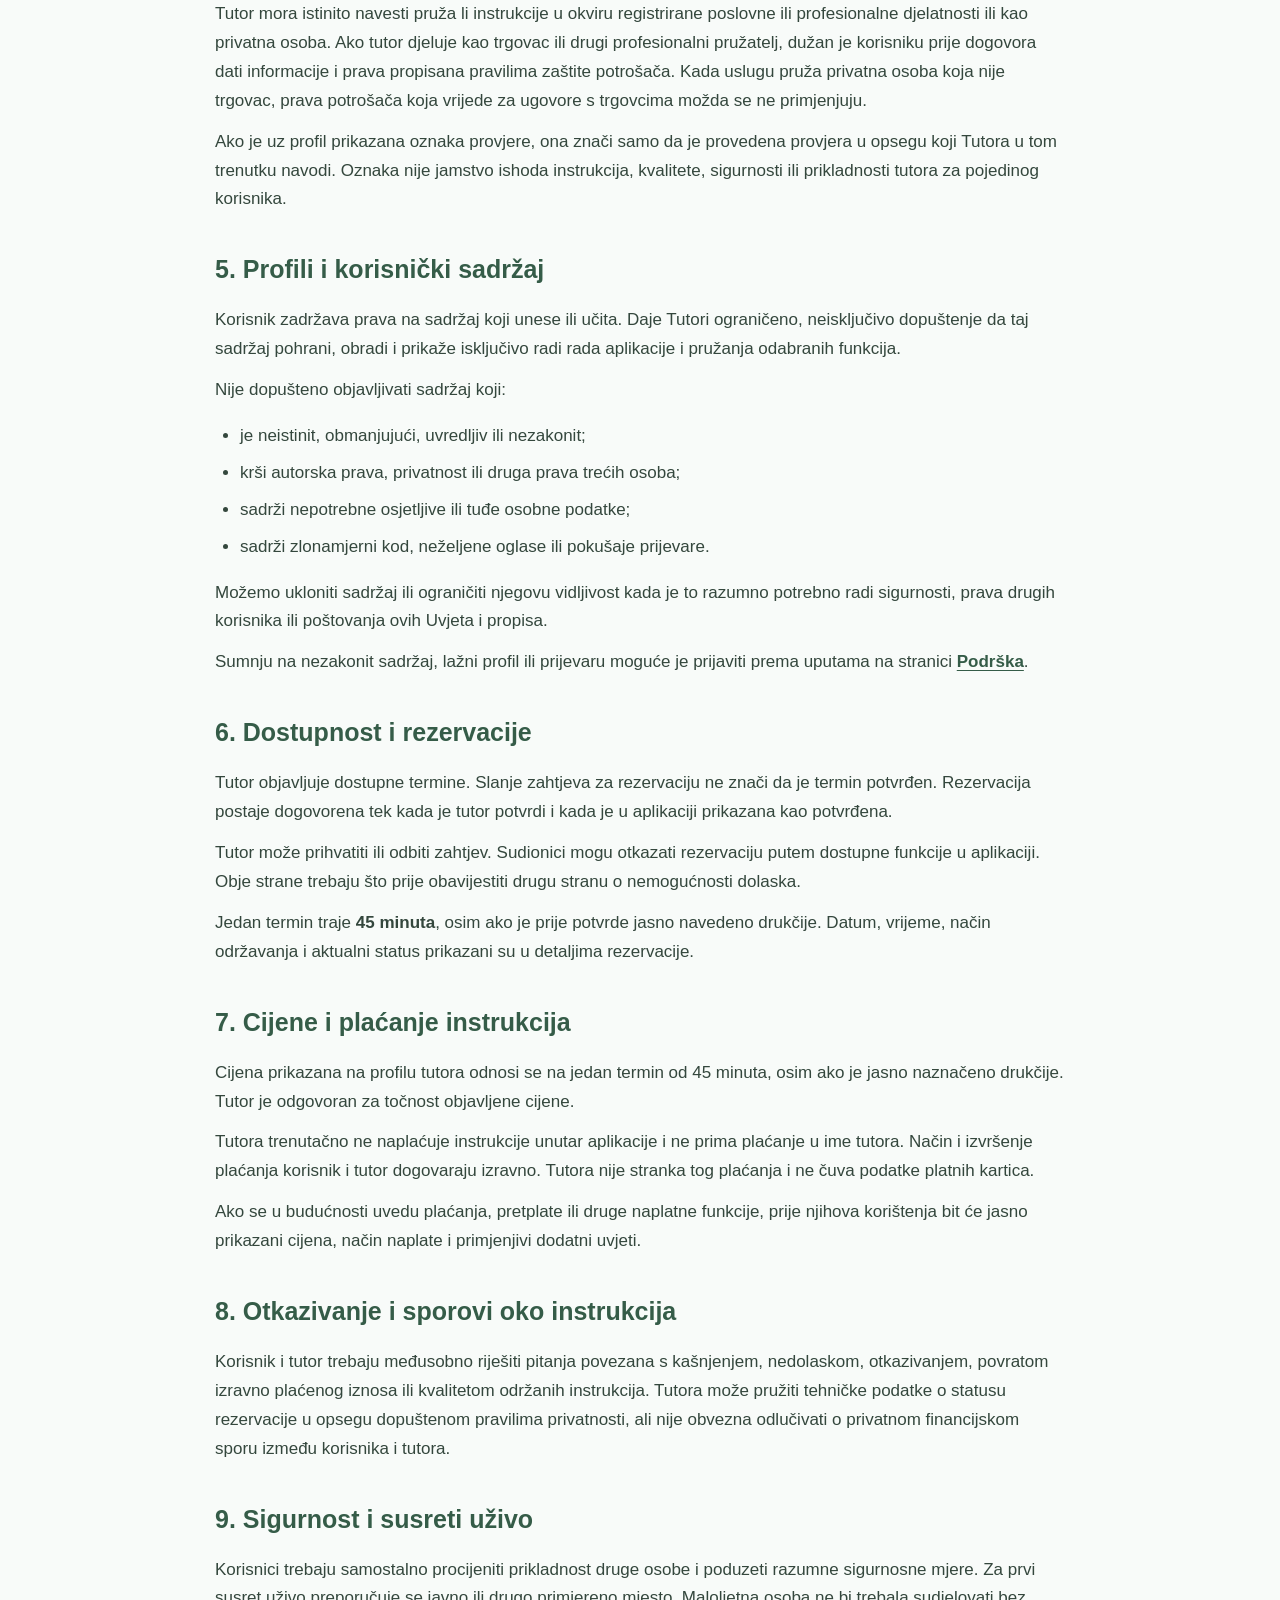
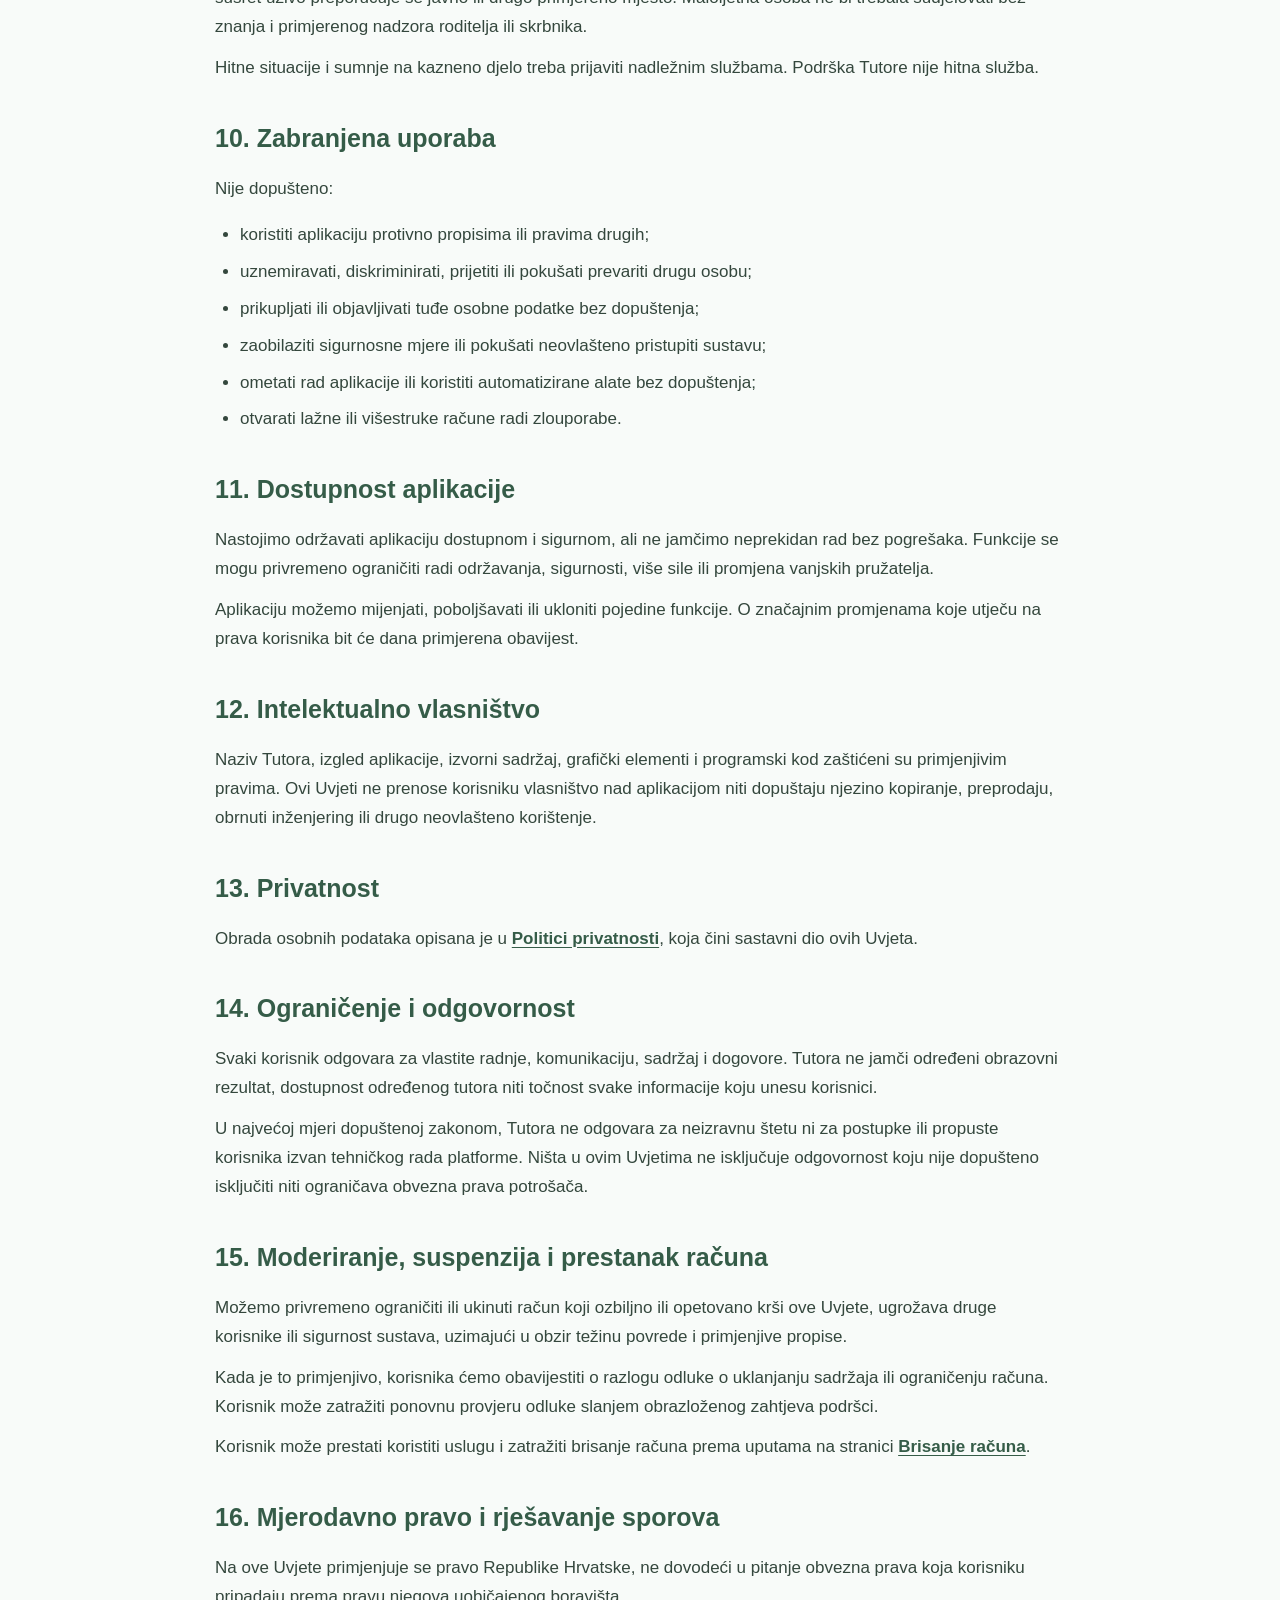
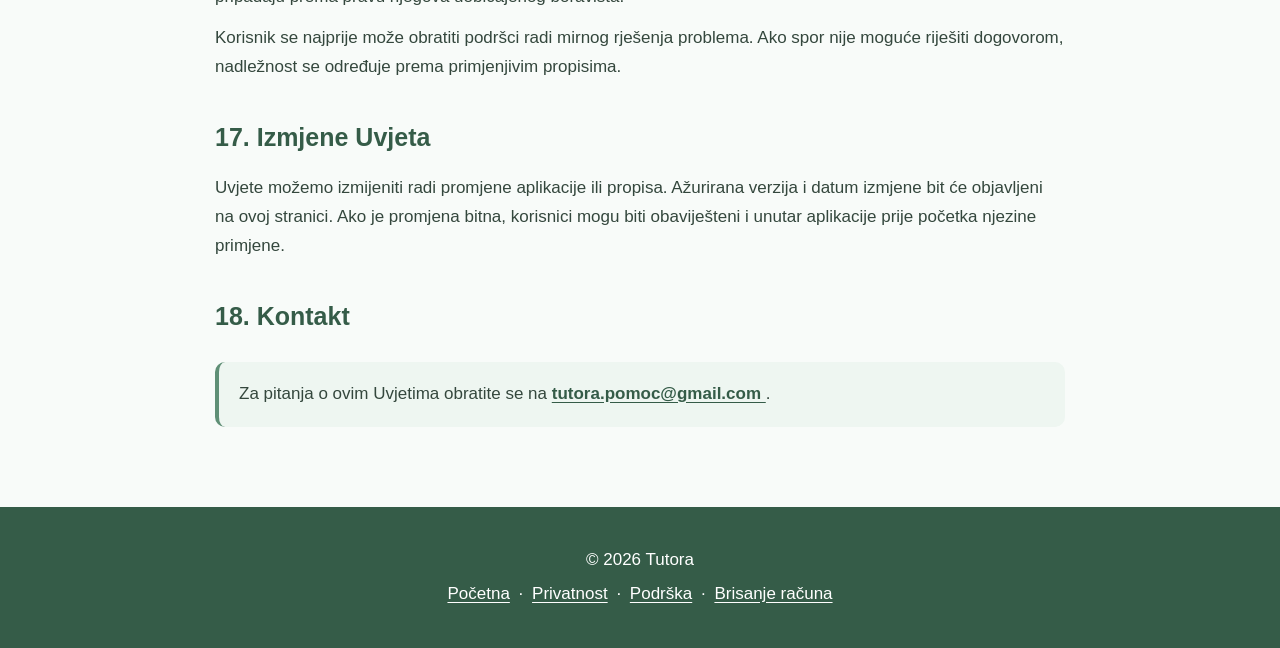
<file: terms.html>
<!DOCTYPE html>
<html lang="hr">
<head>
    <meta charset="UTF-8">
    <meta name="viewport" content="width=device-width, initial-scale=1">
    <meta name="description" content="Uvjeti korištenja aplikacije Tutora.">
    <title>Uvjeti korištenja – Tutora</title>
    <link rel="stylesheet" href="style.css">
</head>

<body>
    <a class="skip-link" href="#sadrzaj">Prijeđi na sadržaj</a>

    <header>
        <div class="header-content">
            <a class="brand" href="index.html">Tutora</a>

            <nav aria-label="Glavna navigacija">
                <a href="privacy.html">Privatnost</a>
                <a href="terms.html" aria-current="page">Uvjeti</a>
                <a href="support.html">Podrška</a>
                <a href="delete-account.html">Brisanje računa</a>
            </nav>
        </div>
    </header>

    <main id="sadrzaj">
        <h1>Uvjeti korištenja</h1>

        <p class="updated">Posljednje ažuriranje: 19. kolovoza 2026.</p>

        <p class="lead">
            Ovi Uvjeti uređuju pristup i korištenje mobilne aplikacije Tutora.
            Otvaranjem računa ili korištenjem aplikacije potvrđujete da ste ih
            pročitali i prihvatili.
        </p>

        <h2>1. Pružatelj aplikacije</h2>

        <p>
            Pružatelj aplikacije Tutora je
            <strong>Ivana Soče Govorko</strong>, fizička osoba iz Republike
            Hrvatske (dalje: „Tutora”, „mi” ili „nas”).
        </p>

        <p>
            Kontakt:
            <a class="contact-link" href="mailto:tutora.pomoc@gmail.com">
                tutora.pomoc@gmail.com
            </a>.
        </p>

        <h2>2. Što je Tutora</h2>

        <p>
            Tutora je digitalna platforma koja omogućuje tutorima predstavljanje
            svojih usluga i dostupnih termina, a punoljetnim učenicima,
            roditeljima i zakonskim skrbnicima pronalaženje tutora i slanje
            zahtjeva za rezervaciju instrukcija.
        </p>

        <p>
            Tutora nije škola niti sama održava instrukcije. Tutor samostalno
            pruža dogovorenu uslugu podučavanja i odgovoran je za njezin sadržaj,
            kvalitetu, način izvođenja i usklađenost s primjenjivim propisima.
            Tutora nije poslodavac, zastupnik ni poslovni partner korisnika.
        </p>

        <h2>3. Dob i korisnički račun</h2>

        <p>
            Račun smije otvoriti samo osoba koja ima najmanje 18 godina i koja je
            sposobna sklopiti obvezujući ugovor. Roditelj ili zakonski skrbnik
            može koristiti svoj račun radi organiziranja instrukcija za
            maloljetnu osobu.
        </p>

        <p>Korisnik se obvezuje:</p>

        <ul>
            <li>dati točne, potpune i ažurne podatke;</li>
            <li>koristiti samo vlastiti račun i ne predstavljati se kao druga osoba;</li>
            <li>čuvati lozinku i pristup uređaju;</li>
            <li>odmah obavijestiti podršku ako posumnja na neovlašten pristup;</li>
            <li>ne ustupati račun drugoj osobi.</li>
        </ul>

        <p>
            Korisnik je odgovoran za aktivnosti izvršene putem njegova računa,
            osim ako dokaže da su posljedica neovlaštenog pristupa za koji nije
            odgovoran.
        </p>

        <h2>4. Uloge korisnika</h2>

        <h3>4.1. Učenici, roditelji i skrbnici</h3>

        <p>
            Korisnik koji traži instrukcije odgovoran je za odabir tutora,
            točnost podataka rezervacije, pravodobnu komunikaciju i primjeren
            nadzor kada se instrukcije održavaju za maloljetnu osobu.
        </p>

        <h3>4.2. Tutori</h3>

        <p>
            Tutor je odgovoran za točnost svojeg profila, stručne navode,
            dostupnost, cijene, komunikaciju, zakonito pružanje usluge i
            ispunjavanje poreznih ili drugih obveza koje se na njega odnose.
        </p>

        <p>
            Tutor mora istinito navesti pruža li instrukcije u okviru registrirane
            poslovne ili profesionalne djelatnosti ili kao privatna osoba. Ako
            tutor djeluje kao trgovac ili drugi profesionalni pružatelj, dužan je
            korisniku prije dogovora dati informacije i prava propisana pravilima
            zaštite potrošača. Kada uslugu pruža privatna osoba koja nije trgovac,
            prava potrošača koja vrijede za ugovore s trgovcima možda se ne
            primjenjuju.
        </p>

        <p>
            Ako je uz profil prikazana oznaka provjere, ona znači samo da je
            provedena provjera u opsegu koji Tutora u tom trenutku navodi.
            Oznaka nije jamstvo ishoda instrukcija, kvalitete, sigurnosti ili
            prikladnosti tutora za pojedinog korisnika.
        </p>

        <h2>5. Profili i korisnički sadržaj</h2>

        <p>
            Korisnik zadržava prava na sadržaj koji unese ili učita. Daje Tutori
            ograničeno, neisključivo dopuštenje da taj sadržaj pohrani, obradi i
            prikaže isključivo radi rada aplikacije i pružanja odabranih
            funkcija.
        </p>

        <p>Nije dopušteno objavljivati sadržaj koji:</p>

        <ul>
            <li>je neistinit, obmanjujući, uvredljiv ili nezakonit;</li>
            <li>krši autorska prava, privatnost ili druga prava trećih osoba;</li>
            <li>sadrži nepotrebne osjetljive ili tuđe osobne podatke;</li>
            <li>sadrži zlonamjerni kod, neželjene oglase ili pokušaje prijevare.</li>
        </ul>

        <p>
            Možemo ukloniti sadržaj ili ograničiti njegovu vidljivost kada je to
            razumno potrebno radi sigurnosti, prava drugih korisnika ili
            poštovanja ovih Uvjeta i propisa.
        </p>

        <p>
            Sumnju na nezakonit sadržaj, lažni profil ili prijevaru moguće je
            prijaviti prema uputama na stranici
            <a class="contact-link" href="support.html#prijava-sadrzaja">Podrška</a>.
        </p>

        <h2>6. Dostupnost i rezervacije</h2>

        <p>
            Tutor objavljuje dostupne termine. Slanje zahtjeva za rezervaciju ne
            znači da je termin potvrđen. Rezervacija postaje dogovorena tek kada
            je tutor potvrdi i kada je u aplikaciji prikazana kao potvrđena.
        </p>

        <p>
            Tutor može prihvatiti ili odbiti zahtjev. Sudionici mogu otkazati
            rezervaciju putem dostupne funkcije u aplikaciji. Obje strane trebaju
            što prije obavijestiti drugu stranu o nemogućnosti dolaska.
        </p>

        <p>
            Jedan termin traje <strong>45 minuta</strong>, osim ako je prije
            potvrde jasno navedeno drukčije. Datum, vrijeme, način održavanja i
            aktualni status prikazani su u detaljima rezervacije.
        </p>

        <h2>7. Cijene i plaćanje instrukcija</h2>

        <p>
            Cijena prikazana na profilu tutora odnosi se na jedan termin od 45
            minuta, osim ako je jasno naznačeno drukčije. Tutor je odgovoran za
            točnost objavljene cijene.
        </p>

        <p>
            Tutora trenutačno ne naplaćuje instrukcije unutar aplikacije i ne
            prima plaćanje u ime tutora. Način i izvršenje plaćanja korisnik i
            tutor dogovaraju izravno. Tutora nije stranka tog plaćanja i ne čuva
            podatke platnih kartica.
        </p>

        <p>
            Ako se u budućnosti uvedu plaćanja, pretplate ili druge naplatne
            funkcije, prije njihova korištenja bit će jasno prikazani cijena,
            način naplate i primjenjivi dodatni uvjeti.
        </p>

        <h2>8. Otkazivanje i sporovi oko instrukcija</h2>

        <p>
            Korisnik i tutor trebaju međusobno riješiti pitanja povezana s
            kašnjenjem, nedolaskom, otkazivanjem, povratom izravno plaćenog
            iznosa ili kvalitetom održanih instrukcija. Tutora može pružiti
            tehničke podatke o statusu rezervacije u opsegu dopuštenom pravilima
            privatnosti, ali nije obvezna odlučivati o privatnom financijskom
            sporu između korisnika i tutora.
        </p>

        <h2>9. Sigurnost i susreti uživo</h2>

        <p>
            Korisnici trebaju samostalno procijeniti prikladnost druge osobe i
            poduzeti razumne sigurnosne mjere. Za prvi susret uživo preporučuje
            se javno ili drugo primjereno mjesto. Maloljetna osoba ne bi trebala
            sudjelovati bez znanja i primjerenog nadzora roditelja ili skrbnika.
        </p>

        <p>
            Hitne situacije i sumnje na kazneno djelo treba prijaviti nadležnim
            službama. Podrška Tutore nije hitna služba.
        </p>

        <h2>10. Zabranjena uporaba</h2>

        <p>Nije dopušteno:</p>

        <ul>
            <li>koristiti aplikaciju protivno propisima ili pravima drugih;</li>
            <li>uznemiravati, diskriminirati, prijetiti ili pokušati prevariti drugu osobu;</li>
            <li>prikupljati ili objavljivati tuđe osobne podatke bez dopuštenja;</li>
            <li>zaobilaziti sigurnosne mjere ili pokušati neovlašteno pristupiti sustavu;</li>
            <li>ometati rad aplikacije ili koristiti automatizirane alate bez dopuštenja;</li>
            <li>otvarati lažne ili višestruke račune radi zlouporabe.</li>
        </ul>

        <h2>11. Dostupnost aplikacije</h2>

        <p>
            Nastojimo održavati aplikaciju dostupnom i sigurnom, ali ne jamčimo
            neprekidan rad bez pogrešaka. Funkcije se mogu privremeno ograničiti
            radi održavanja, sigurnosti, više sile ili promjena vanjskih
            pružatelja.
        </p>

        <p>
            Aplikaciju možemo mijenjati, poboljšavati ili ukloniti pojedine
            funkcije. O značajnim promjenama koje utječu na prava korisnika bit
            će dana primjerena obavijest.
        </p>

        <h2>12. Intelektualno vlasništvo</h2>

        <p>
            Naziv Tutora, izgled aplikacije, izvorni sadržaj, grafički elementi
            i programski kod zaštićeni su primjenjivim pravima. Ovi Uvjeti ne
            prenose korisniku vlasništvo nad aplikacijom niti dopuštaju njezino
            kopiranje, preprodaju, obrnuti inženjering ili drugo neovlašteno
            korištenje.
        </p>

        <h2>13. Privatnost</h2>

        <p>
            Obrada osobnih podataka opisana je u
            <a class="contact-link" href="privacy.html">Politici privatnosti</a>,
            koja čini sastavni dio ovih Uvjeta.
        </p>

        <h2>14. Ograničenje i odgovornost</h2>

        <p>
            Svaki korisnik odgovara za vlastite radnje, komunikaciju, sadržaj i
            dogovore. Tutora ne jamči određeni obrazovni rezultat, dostupnost
            određenog tutora niti točnost svake informacije koju unesu korisnici.
        </p>

        <p>
            U najvećoj mjeri dopuštenoj zakonom, Tutora ne odgovara za neizravnu
            štetu ni za postupke ili propuste korisnika izvan tehničkog rada
            platforme. Ništa u ovim Uvjetima ne isključuje odgovornost koju nije
            dopušteno isključiti niti ograničava obvezna prava potrošača.
        </p>

        <h2>15. Moderiranje, suspenzija i prestanak računa</h2>

        <p>
            Možemo privremeno ograničiti ili ukinuti račun koji ozbiljno ili
            opetovano krši ove Uvjete, ugrožava druge korisnike ili sigurnost
            sustava, uzimajući u obzir težinu povrede i primjenjive propise.
        </p>

        <p>
            Kada je to primjenjivo, korisnika ćemo obavijestiti o razlogu odluke
            o uklanjanju sadržaja ili ograničenju računa. Korisnik može zatražiti
            ponovnu provjeru odluke slanjem obrazloženog zahtjeva podršci.
        </p>

        <p>
            Korisnik može prestati koristiti uslugu i zatražiti brisanje računa
            prema uputama na stranici
            <a class="contact-link" href="delete-account.html">Brisanje računa</a>.
        </p>

        <h2>16. Mjerodavno pravo i rješavanje sporova</h2>

        <p>
            Na ove Uvjete primjenjuje se pravo Republike Hrvatske, ne dovodeći u
            pitanje obvezna prava koja korisniku pripadaju prema pravu njegova
            uobičajenog boravišta.
        </p>

        <p>
            Korisnik se najprije može obratiti podršci radi mirnog rješenja
            problema. Ako spor nije moguće riješiti dogovorom, nadležnost se
            određuje prema primjenjivim propisima.
        </p>

        <h2>17. Izmjene Uvjeta</h2>

        <p>
            Uvjete možemo izmijeniti radi promjene aplikacije ili propisa.
            Ažurirana verzija i datum izmjene bit će objavljeni na ovoj stranici.
            Ako je promjena bitna, korisnici mogu biti obaviješteni i unutar
            aplikacije prije početka njezine primjene.
        </p>

        <h2>18. Kontakt</h2>

        <div class="notice">
            Za pitanja o ovim Uvjetima obratite se na
            <a class="contact-link" href="mailto:tutora.pomoc@gmail.com">
                tutora.pomoc@gmail.com
            </a>.
        </div>
    </main>

    <footer>
        <p>© 2026 Tutora</p>
        <p>
            <a href="index.html">Početna</a>
            <span aria-hidden="true">·</span>
            <a href="privacy.html">Privatnost</a>
            <span aria-hidden="true">·</span>
            <a href="support.html">Podrška</a>
            <span aria-hidden="true">·</span>
            <a href="delete-account.html">Brisanje računa</a>
        </p>
    </footer>
</body>
</html>
</file>
<file: style.css>
:root {
    --green-dark: #355c48;
    --green: #5f8f76;
    --green-light: #eef6f1;
    --border: #dbe7e0;
    --text: #34473d;
    --muted: #667d71;
    --white: #ffffff;
    --background: #f8fbf9;
    --focus: #174b33;
}

* {
    box-sizing: border-box;
}

html {
    scroll-behavior: smooth;
}

body {
    margin: 0;
    background: var(--background);
    color: var(--text);
    font-family: -apple-system, BlinkMacSystemFont, "Segoe UI", sans-serif;
    font-size: 17px;
    line-height: 1.7;
}

a {
    text-underline-offset: 3px;
}

a:focus-visible {
    outline: 3px solid var(--focus);
    outline-offset: 4px;
    border-radius: 4px;
}

.skip-link {
    position: fixed;
    top: 12px;
    left: 12px;
    z-index: 100;
    padding: 10px 14px;
    border-radius: 10px;
    background: var(--green-dark);
    color: var(--white);
    transform: translateY(-150%);
}

.skip-link:focus {
    transform: translateY(0);
}

header {
    background: var(--white);
    border-bottom: 1px solid var(--border);
}

.header-content {
    width: min(1100px, calc(100% - 40px));
    min-height: 76px;
    margin: 0 auto;
    display: flex;
    align-items: center;
    justify-content: space-between;
    gap: 24px;
}

.brand {
    color: var(--green-dark);
    font-size: 28px;
    font-weight: 800;
    text-decoration: none;
}

nav {
    display: flex;
    flex-wrap: wrap;
    gap: 20px;
}

nav a {
    color: var(--green-dark);
    font-size: 15px;
    font-weight: 650;
    text-decoration: none;
}

nav a:hover,
nav a:focus,
nav a[aria-current="page"] {
    color: var(--green);
    text-decoration: underline;
}

main {
    width: min(850px, calc(100% - 40px));
    margin: 0 auto;
    padding: 60px 0 80px;
}

.hero {
    padding: 70px 0;
    text-align: center;
}

.hero h1 {
    margin-bottom: 16px;
    font-size: clamp(38px, 7vw, 64px);
}

.hero p:not(.eyebrow) {
    max-width: 680px;
    margin: 0 auto 30px;
    color: var(--muted);
    font-size: 20px;
}

.eyebrow {
    margin-bottom: 8px;
    color: var(--green);
    font-size: 14px;
    font-weight: 800;
    letter-spacing: 0.08em;
    text-transform: uppercase;
}

h1,
h2,
h3 {
    color: var(--green-dark);
    line-height: 1.25;
}

h1 {
    margin: 0 0 10px;
    font-size: clamp(32px, 6vw, 46px);
}

h2 {
    margin-top: 40px;
    font-size: 25px;
}

h3 {
    margin-top: 28px;
    font-size: 19px;
}

p {
    margin: 12px 0;
}

ul,
ol {
    padding-left: 25px;
}

li {
    margin-bottom: 8px;
}

.updated {
    margin-bottom: 38px;
    color: var(--muted);
    font-size: 14px;
}

.lead {
    margin: 0 0 30px;
    color: var(--muted);
    font-size: 19px;
}

.card {
    margin-top: 24px;
    padding: 28px;
    background: var(--white);
    border: 1px solid var(--border);
    border-radius: 20px;
}

.card h2 {
    margin-top: 0;
}

.button-row {
    margin-top: 28px;
    display: flex;
    flex-wrap: wrap;
    justify-content: center;
    gap: 14px;
}

.button {
    display: inline-block;
    padding: 13px 22px;
    background: var(--green);
    color: var(--white);
    border-radius: 14px;
    font-weight: 700;
    text-align: center;
    text-decoration: none;
}

.button.secondary {
    background: var(--white);
    color: var(--green-dark);
    border: 1px solid var(--border);
}

.button:hover,
.button:focus {
    opacity: 0.88;
}

.contact-link {
    color: var(--green-dark);
    font-weight: 700;
}

.notice {
    margin-top: 30px;
    padding: 18px 20px;
    background: var(--green-light);
    border-left: 4px solid var(--green);
    border-radius: 10px;
}

.small-print {
    color: var(--muted);
    font-size: 14px;
}

footer {
    padding: 34px 20px;
    background: var(--green-dark);
    color: var(--white);
    text-align: center;
}

footer p {
    margin: 5px 0;
}

footer a {
    color: var(--white);
}

footer span {
    margin: 0 4px;
}

@media (max-width: 760px) {
    .header-content {
        padding: 15px 0;
        flex-direction: column;
        justify-content: center;
    }

    nav {
        justify-content: center;
        gap: 10px 14px;
    }

    main {
        padding-top: 40px;
    }

    .hero {
        padding: 45px 0;
    }

    .card {
        padding: 22px;
    }
}

@media (prefers-reduced-motion: reduce) {
    html {
        scroll-behavior: auto;
    }
}
</file>
